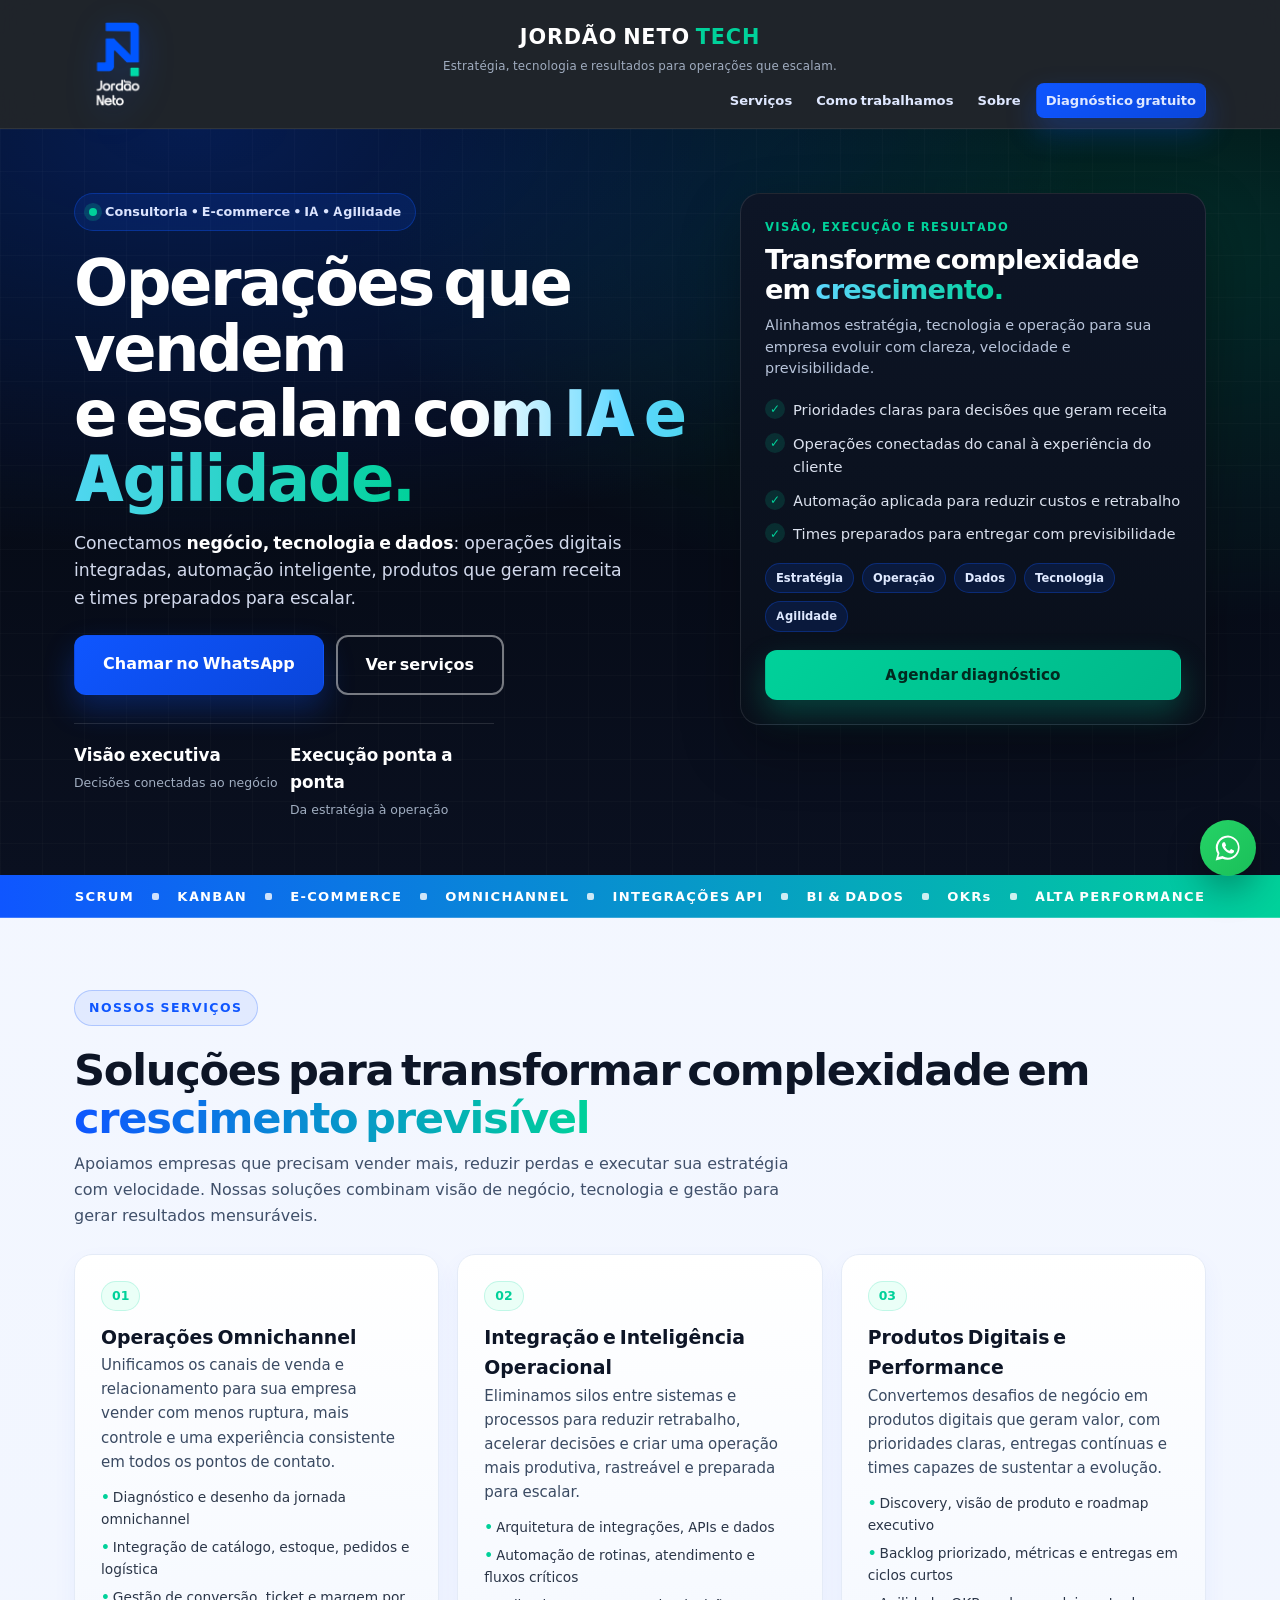
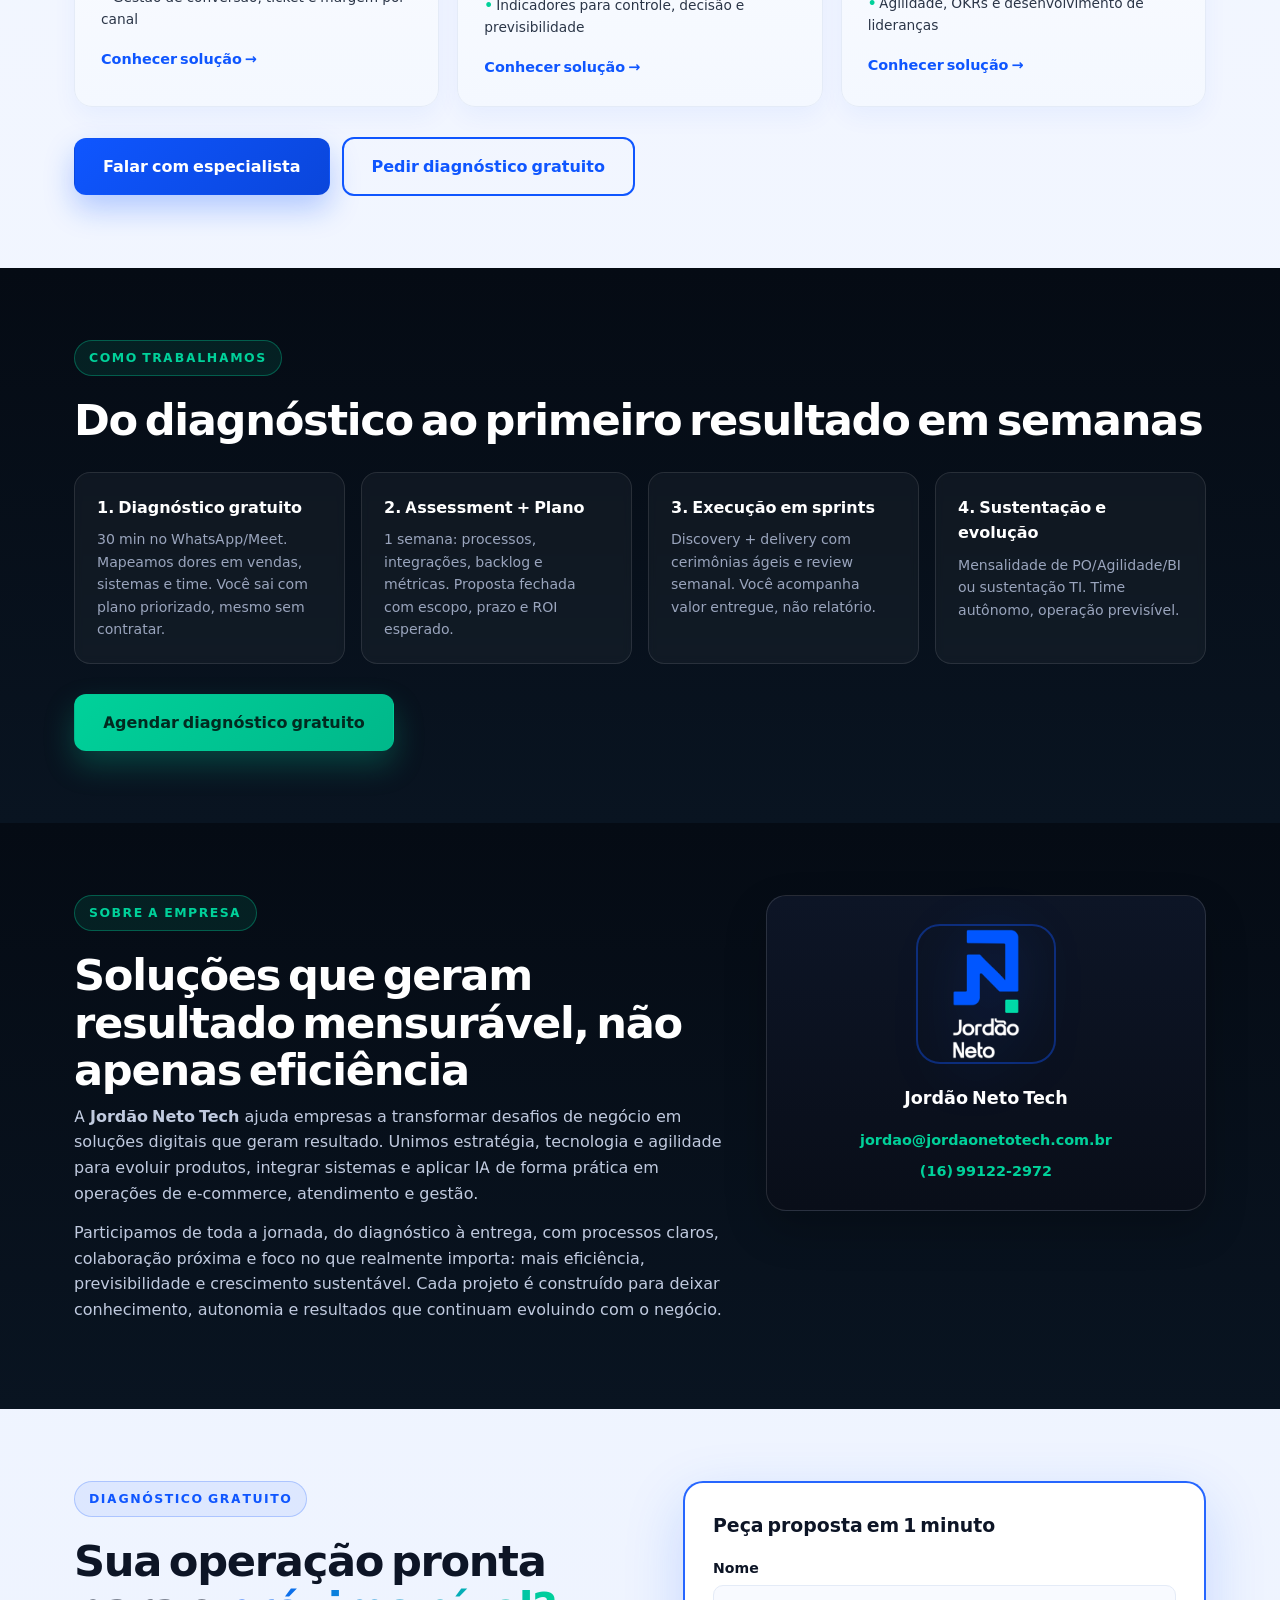
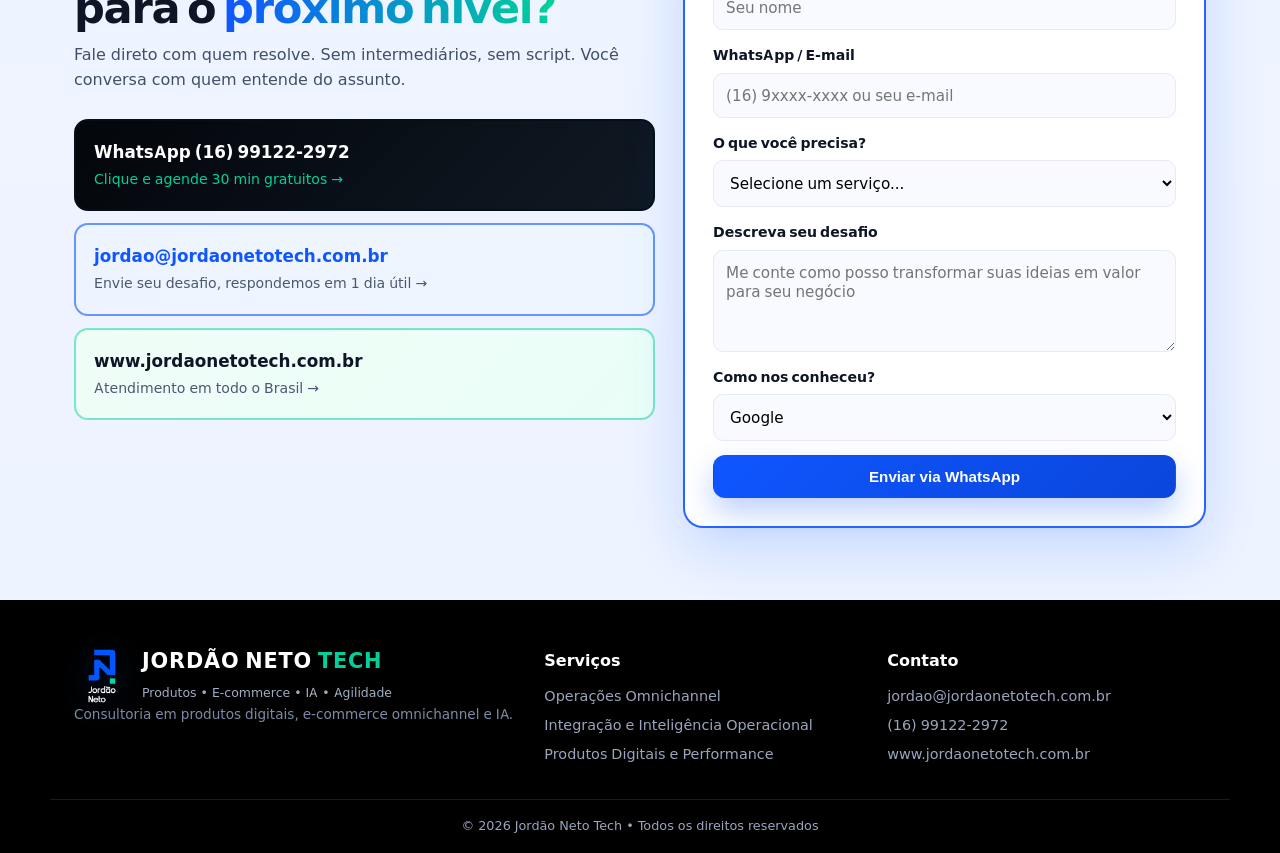
<file: index.html>
<!DOCTYPE html>
<html lang="pt-BR">
<head>
  <meta charset="UTF-8" />
  <meta name="viewport" content="width=device-width, initial-scale=1.0" />
  <title>Jordão Neto Tech — E-commerce, Integrações e IA para Empresas</title>
  <meta name="description" content="Jordão Neto Tech — Consultoria em operações digitais, integração de sistemas, automação inteligente e produtos digitais. Soluções que geram resultado mensurável." />
  <meta name="google-site-verification" content="google734bd1667b203bbe.html" />
  <meta name="theme-color" content="#000000" />
  <meta name="robots" content="index, follow" />
  <link rel="icon" href="vertical-cor-light.png" />
  <link rel="preload" href="fonts/Inter-Variable.woff2" as="font" type="font/woff2" crossorigin />
  <link rel="preload" href="vertical-cor-light.png" as="image" />
  <link rel="preload" href="styles.css" as="style" />
  <link rel="stylesheet" href="styles.css?v=20260916" />
  <script type="application/ld+json">
  {
    "@context": "https://schema.org",
    "@type": "ProfessionalService",
    "name": "Jordão Neto Tech",
    "description": "Consultoria em operações digitais, integração de sistemas, automação inteligente e produtos digitais.",
    "url": "https://www.jordaonetotech.com.br",
    "logo": "https://www.jordaonetotech.com.br/vertical-cor-light.png",
    "email": "jordao@jordaonetotech.com.br",
    "telephone": "+5516991222972",
    "areaServed": "BR",
    "serviceType": [
      "Operações Omnichannel",
      "Integração e Inteligência Operacional",
      "Produtos Digitais e Performance"
    ]
  }
  </script>
</head>
<body>
  <a class="skip-link" href="#conteudo">Pular para o conteúdo</a>
  <!-- HEADER -->
  <header class="header" id="topo">
    <div class="container header-inner">
      <a href="index.html#topo" class="brand">
        <img src="vertical-cor-light.png" alt="Jordão Neto Tech" class="brand-logo" loading="eager" fetchpriority="high" />
        <div class="brand-text">
          <strong>JORDÃO NETO <span>TECH</span></strong>
          <small class="brand-tagline">Estratégia, tecnologia e resultados para operações que escalam.</small>
        </div>
      </a>
      <nav class="nav" id="nav">
        <a href="#servicos">Serviços</a>
        <a href="#como-trabalho">Como trabalhamos</a>
        <a href="#sobre">Sobre</a>
        <a href="#contato" class="btn btn-sm btn-primary">Diagnóstico gratuito</a>
      </nav>
      <button class="menu-btn" id="menuBtn" aria-label="Abrir menu" aria-expanded="false" aria-controls="nav">☰</button>
    </div>
  </header>
  <main id="conteudo">

  <!-- HERO -->
  <section class="hero">
    <div class="container hero-grid">
      <div>
        <span class="badge"><span class="dot" aria-hidden="true"></span>Consultoria • E-commerce • IA • Agilidade</span>
        <h1>Operações que vendem<br />e escalam <span class="grad">com IA e Agilidade.</span></h1>
        <p class="lead">Conectamos <strong>negócio, tecnologia e dados</strong>: operações digitais integradas, automação inteligente, produtos que geram receita e times preparados para escalar.</p>
        <div class="hero-cta">
          <a class="btn btn-primary btn-lg" href="https://wa.me/5516991222972?text=Ol%C3%A1!%20Vim%20pelo%20site%20jordaonetotech.com.br%20e%20quero%20um%20diagn%C3%B3stico%20gratuito." target="_blank" rel="noopener">Chamar no WhatsApp</a>
          <a class="btn btn-ghost btn-lg" href="#servicos">Ver serviços</a>
        </div>
        <div class="hero-proof">
          <div><strong>Visão executiva</strong><span>Decisões conectadas ao negócio</span></div>
          <div><strong>Execução ponta a ponta</strong><span>Da estratégia à operação</span></div>
        </div>
      </div>
      <div class="hero-card">
        <div class="hero-card-intro">
          <span class="hero-card-label">Visão, execução e resultado</span>
          <h2>Transforme complexidade em <span class="hl">crescimento.</span></h2>
          <p>Alinhamos estratégia, tecnologia e operação para sua empresa evoluir com clareza, velocidade e previsibilidade.</p>
        </div>
        <ul class="check-list">
          <li>Prioridades claras para decisões que geram receita</li>
          <li>Operações conectadas do canal à experiência do cliente</li>
          <li>Automação aplicada para reduzir custos e retrabalho</li>
          <li>Times preparados para entregar com previsibilidade</li>
        </ul>
        <div class="stack">
          <span>Estratégia</span><span>Operação</span><span>Dados</span><span>Tecnologia</span><span>Agilidade</span>
        </div>
        <a class="btn btn-accent btn-block" href="https://wa.me/5516991222972?text=Ol%C3%A1!%20Vim%20pelo%20site%20jordaonetotech.com.br%20e%20quero%20um%20diagn%C3%B3stico%20gratuito." target="_blank" rel="noopener">Agendar diagnóstico</a>
      </div>
    </div>
  </section>

  <!-- MARQUEE -->
  <div class="marquee" aria-hidden="true">
    <div class="container marquee-inner">
      <span>SCRUM</span><i></i><span>KANBAN</span><i></i><span>E-COMMERCE</span><i></i><span>OMNICHANNEL</span><i></i><span>INTEGRAÇÕES API</span><i></i><span>BI & DADOS</span><i></i><span>OKRs</span><i></i><span>ALTA PERFORMANCE</span>
    </div>
  </div>

  <!-- SERVIÇOS -->
  <section class="section" id="servicos">
    <div class="container">
      <span class="tag">Nossos serviços</span>
      <h2>Soluções para transformar complexidade em <span class="hl">crescimento previsível</span></h2>
      <p class="sub">Apoiamos empresas que precisam vender mais, reduzir perdas e executar sua estratégia com velocidade. Nossas soluções combinam visão de negócio, tecnologia e gestão para gerar resultados mensuráveis.</p>

      <div class="grid-3">
        <article class="card">
          <div class="card-num">01</div>
          <h3>Operações Omnichannel</h3>
          <p>Unificamos os canais de venda e relacionamento para sua empresa vender com menos ruptura, mais controle e uma experiência consistente em todos os pontos de contato.</p>
          <ul>
            <li>Diagnóstico e desenho da jornada omnichannel</li>
            <li>Integração de catálogo, estoque, pedidos e logística</li>
            <li>Gestão de conversão, ticket e margem por canal</li>
          </ul>
          <a href="ecommerce-omnichannel.html">Conhecer solução →</a>
        </article>

        <article class="card">
          <div class="card-num">02</div>
          <h3>Integração e Inteligência Operacional</h3>
          <p>Eliminamos silos entre sistemas e processos para reduzir retrabalho, acelerar decisões e criar uma operação mais produtiva, rastreável e preparada para escalar.</p>
          <ul>
            <li>Arquitetura de integrações, APIs e dados</li>
            <li>Automação de rotinas, atendimento e fluxos críticos</li>
            <li>Indicadores para controle, decisão e previsibilidade</li>
          </ul>
          <a href="integracoes-ia.html">Conhecer solução →</a>
        </article>

        <article class="card">
          <div class="card-num">03</div>
          <h3>Produtos Digitais e Performance</h3>
          <p>Convertemos desafios de negócio em produtos digitais que geram valor, com prioridades claras, entregas contínuas e times capazes de sustentar a evolução.</p>
          <ul>
            <li>Discovery, visão de produto e roadmap executivo</li>
            <li>Backlog priorizado, métricas e entregas em ciclos curtos</li>
            <li>Agilidade, OKRs e desenvolvimento de lideranças</li>
          </ul>
          <a href="produtos-digitais.html">Conhecer solução →</a>
        </article>
      </div>

      <div class="section-cta">
        <a class="btn btn-primary btn-lg" href="https://wa.me/5516991222972?text=Ol%C3%A1!%20Vim%20pelo%20site%20jordaonetotech.com.br%20e%20quero%20um%20diagn%C3%B3stico%20gratuito." target="_blank" rel="noopener">Falar com especialista</a>
        <a class="btn btn-outline btn-lg" href="#contato">Pedir diagnóstico gratuito</a>
      </div>
    </div>
  </section>

  <!-- COMO TRABALHAMOS -->
  <section class="section dark" id="como-trabalho">
    <div class="container">
      <span class="tag green">Como trabalhamos</span>
      <h2 class="white"><span class="hl">Do diagnóstico ao primeiro resultado em semanas</span></h2>
      <div class="grid-4">
        <div class="step"><strong>1. Diagnóstico gratuito</strong><p>30 min no WhatsApp/Meet. Mapeamos dores em vendas, sistemas e time. Você sai com plano priorizado, mesmo sem contratar.</p></div>
        <div class="step"><strong>2. Assessment + Plano</strong><p>1 semana: processos, integrações, backlog e métricas. Proposta fechada com escopo, prazo e ROI esperado.</p></div>
        <div class="step"><strong>3. Execução em sprints</strong><p>Discovery + delivery com cerimônias ágeis e review semanal. Você acompanha valor entregue, não relatório.</p></div>
        <div class="step"><strong>4. Sustentação e evolução</strong><p>Mensalidade de PO/Agilidade/BI ou sustentação TI. Time autônomo, operação previsível.</p></div>
      </div>
      <div class="section-cta">
        <a class="btn btn-accent btn-lg" href="#contato">Agendar diagnóstico gratuito</a>
      </div>
    </div>
  </section>

  <!-- SOBRE -->
  <section class="section dark" id="sobre">
    <div class="container about-grid">
      <div>
        <span class="tag green">Sobre a empresa</span>
        <h2 class="white">Soluções que geram resultado mensurável, não apenas eficiência</h2>
        <p>A <strong>Jordão Neto Tech</strong> ajuda empresas a transformar desafios de negócio em soluções digitais que geram resultado. Unimos estratégia, tecnologia e agilidade para evoluir produtos, integrar sistemas e aplicar IA de forma prática em operações de e-commerce, atendimento e gestão.</p>
        <p>Participamos de toda a jornada, do diagnóstico à entrega, com processos claros, colaboração próxima e foco no que realmente importa: mais eficiência, previsibilidade e crescimento sustentável. Cada projeto é construído para deixar conhecimento, autonomia e resultados que continuam evoluindo com o negócio.</p>
      </div>
      <div class="about-card">
        <img src="vertical-cor-light.png" alt="Jordão Neto Tech" loading="lazy" />
        <strong>Jordão Neto Tech</strong>
        <div class="about-contact">
          <a href="mailto:jordao@jordaonetotech.com.br">jordao@jordaonetotech.com.br</a>
          <a href="https://wa.me/5516991222972" target="_blank" rel="noopener">(16) 99122-2972</a>
        </div>
      </div>
    </div>
  </section>

  <!-- CONTATO -->
  <section class="section" id="contato">
    <div class="container contact-grid">
      <div>
        <span class="tag">Diagnóstico gratuito</span>
        <h2>Sua operação pronta para o <span class="hl">próximo nível?</span></h2>
        <p class="sub">Fale direto com quem resolve. Sem intermediários, sem script. Você conversa com quem entende do assunto.</p>
        <div class="contact-cards">
          <a class="c-card wa" href="https://wa.me/5516991222972?text=Ol%C3%A1!%20Vim%20pelo%20site%20jordaonetotech.com.br%20e%20quero%20um%20diagn%C3%B3stico." target="_blank" rel="noopener">
            <strong>WhatsApp (16) 99122-2972</strong>
            <span>Clique e agende 30 min gratuitos →</span>
          </a>
          <a class="c-card mail" href="mailto:jordao@jordaonetotech.com.br?subject=Contato%20via%20site%20jordaonetotech.com.br">
            <strong>jordao@jordaonetotech.com.br</strong>
            <span>Envie seu desafio, respondemos em 1 dia útil →</span>
          </a>
          <div class="c-card site">
            <strong>www.jordaonetotech.com.br</strong>
            <span>Atendimento em todo o Brasil →</span>
          </div>
        </div>
      </div>
      <form class="form" id="leadForm">
        <h3>Peça proposta em 1 minuto</h3>
        <label for="f-nome">Nome<input id="f-nome" required name="nome" placeholder="Seu nome" autocomplete="name" maxlength="80" /></label>
        <label for="f-contato">WhatsApp / E-mail<input id="f-contato" required name="contato" placeholder="(16) 9xxxx-xxxx ou seu e-mail" autocomplete="tel" inputmode="tel" maxlength="120" /></label>
        <label for="f-servico">O que você precisa?
          <select id="f-servico" name="servico">
            <option value="" selected>Selecione um serviço...</option>
            <option>Operações Omnichannel</option>
            <option>Integração e Inteligência Operacional</option>
            <option>Produtos Digitais e Performance</option>
          </select>
        </label>
        <label for="f-msg">Descreva seu desafio<textarea id="f-msg" name="msg" rows="4" maxlength="1000" placeholder="Me conte como posso transformar suas ideias em valor para seu negócio"></textarea></label>
        <label for="f-origem">Como nos conheceu?
          <select id="f-origem" name="origem">
            <option>Google</option>
            <option>LinkedIn</option>
            <option>Indicação</option>
            <option>Instagram</option>
            <option>Outro</option>
          </select>
        </label>
        <button class="btn btn-primary btn-block" type="submit">Enviar via WhatsApp</button>
      </form>
    </div>
  </section>

  </main>
  <footer class="footer">
    <div class="container footer-grid">
      <div>
        <div class="brand">
          <img src="vertical-cor-light.png" alt="Jordão Neto Tech" class="brand-logo sm" loading="lazy" />
          <div class="brand-text"><strong>JORDÃO NETO <span>TECH</span></strong><small>Produtos • E-commerce • IA • Agilidade</small></div>
        </div>
        <p class="muted">Consultoria em produtos digitais, e-commerce omnichannel e IA.</p>
      </div>
      <div>
        <strong>Serviços</strong>
        <a href="ecommerce-omnichannel.html">Operações Omnichannel</a>
        <a href="integracoes-ia.html">Integração e Inteligência Operacional</a>
        <a href="produtos-digitais.html">Produtos Digitais e Performance</a>
      </div>
      <div>
        <strong>Contato</strong>
        <a href="mailto:jordao@jordaonetotech.com.br">jordao@jordaonetotech.com.br</a>
        <a href="https://wa.me/5516991222972" target="_blank" rel="noopener">(16) 99122-2972</a>
        <a href="https://www.jordaonetotech.com.br">www.jordaonetotech.com.br</a>
      </div>
    </div>
    <div class="container copy">© 2026 Jordão Neto Tech • Todos os direitos reservados</div>
  </footer>

  <a class="float-wa" href="https://wa.me/5516991222972?text=Ol%C3%A1!%20Vim%20pelo%20site." target="_blank" rel="noopener" aria-label="Conversar no WhatsApp"><svg viewBox="0 0 32 32" aria-hidden="true"><path d="M16 3C9.4 3 4 8.4 4 15c0 2.4.7 4.6 1.9 6.5L4 29l7.7-1.9c1.8 1 3.9 1.5 6 1.5h.3c6.6 0 12-5.4 12-12S22.6 3 16 3zm0 21.8c-1.8 0-3.6-.5-5.1-1.4l-.4-.2-4.6 1.1 1.2-4.5-.3-.4c-1-1.6-1.5-3.4-1.5-5.3C5.3 9.2 10.1 4.5 16 4.5S26.7 9.2 26.7 15 21.9 24.8 16 24.8zm5.5-7.4c-.3-.2-1.8-.9-2-1-.3-.1-.5-.2-.7.1-.2.3-.8 1-.9 1.2-.2.2-.3.2-.6.1-.3-.2-1.3-.5-2.4-1.5-.9-.8-1.5-1.8-1.7-2-.2-.3 0-.5.1-.6l.5-.5c.1-.2.2-.3.3-.5.1-.2 0-.4 0-.5L14.4 9c-.2-.5-.4-.4-.6-.4h-.5c-.2 0-.5.2-.7.7-.2.5-.9 2.1-.9 4.4 0 2.3 1.6 4.5 1.9 4.8.2.3 3.2 4.9 7.8 6.9 1.1.5 1.9.7 2.6.9.9.3 2 .3 2.8.2.9-.1 2.8-1.1 3.1-2.2.4-1.1.4-2 .3-2.2-.1-.2-.4-.3-.7-.5z"/></svg></a>

  <script src="script.js" defer></script>

</body>
</html>
</file>
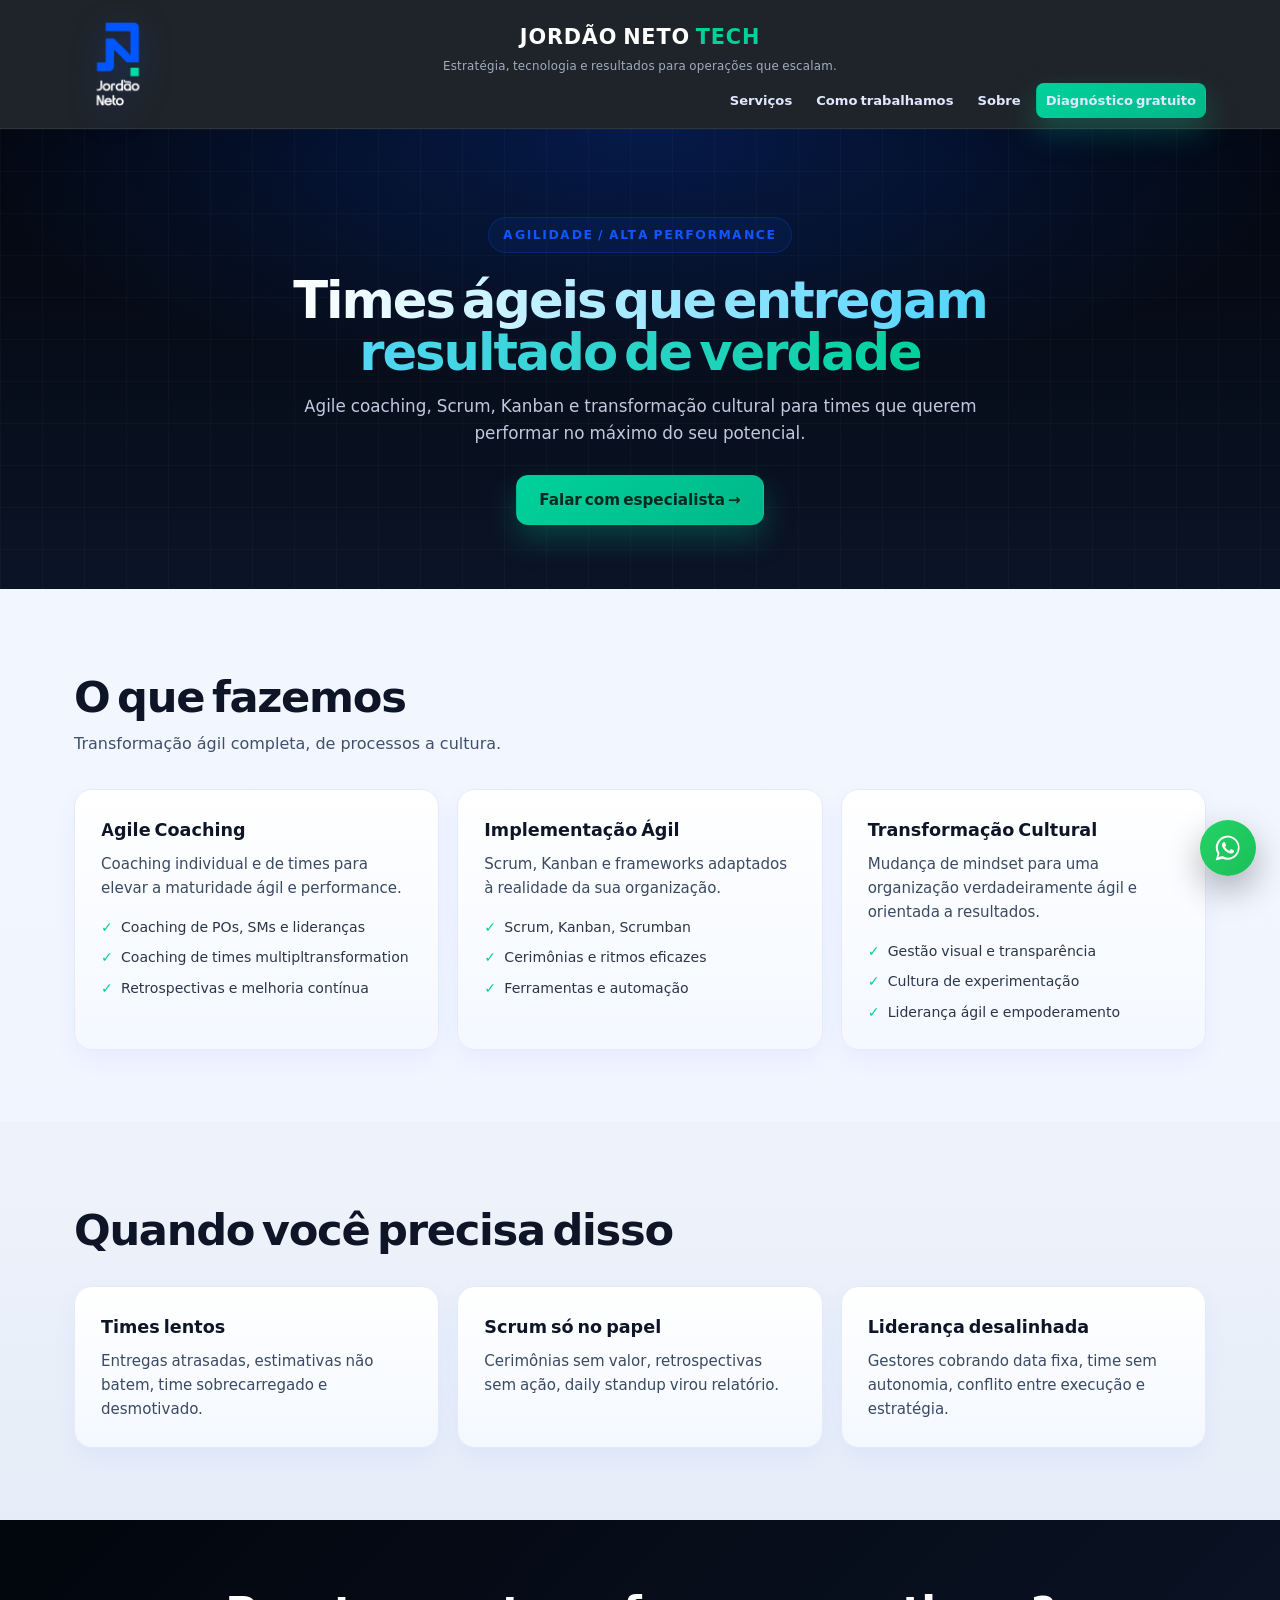
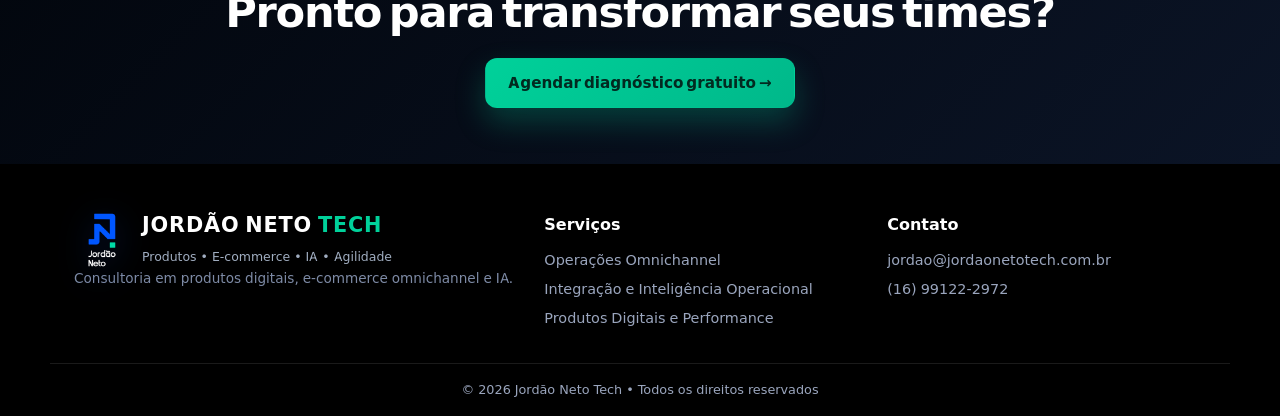
<file: agilidade-alta-performance.html>
<!DOCTYPE html>
<html lang="pt-BR">
<head>
  <meta charset="UTF-8" />
  <meta name="viewport" content="width=device-width, initial-scale=1.0" />
  <title>Agilidade e Alta Performance — Jordão Neto Tech</title>
  <meta name="description" content="Consultoria em Agile Coaching, Scrum, Kanban e alta performance. Transformação ágil, coaching de times e cultura de resultados." />
  <link rel="icon" href="vertical-cor-light.png" />
  <link rel="preload" href="fonts/Inter-Variable.woff2" as="font" type="font/woff2" crossorigin />
  <link rel="stylesheet" href="styles.css?v=20260916" />
  <script type="application/ld+json">
  {
    "@context": "https://schema.org",
    "@type": "Service",
    "name": "Agilidade e Alta Performance",
    "provider": { "@type": "ProfessionalService", "name": "Jordão Neto Tech" },
    "description": "Consultoria em Agile Coaching, Scrum, Kanban e alta performance para times.",
    "url": "https://www.jordaonetotech.com.br/agilidade-alta-performance.html"
  }
  </script>
</head>
<body>
  <header class="header" id="topo">
    <div class="container header-inner">
      <a href="index.html" class="brand">
        <img src="vertical-cor-light.png" alt="Jordão Neto Tech" class="brand-logo" />
        <div class="brand-text">
          <strong>JORDÃO NETO <span>TECH</span></strong>
          <small class="brand-tagline">Estratégia, tecnologia e resultados para operações que escalam.</small>
        </div>
      </a>
      <nav class="nav" id="nav">
        <a href="index.html#servicos">Serviços</a>
        <a href="index.html#como-trabalho">Como trabalhamos</a>
        <a href="index.html#sobre">Sobre</a>
        <a class="btn btn-accent" href="https://wa.me/5516991222972?text=Ol%C3%A1!%20Vim%20pelo%20site." target="_blank" rel="noopener">Diagnóstico gratuito</a>
      </nav>
      <button class="menu-btn" id="menuBtn" aria-label="Abrir menu" aria-expanded="false" aria-controls="nav">☰</button>
    </div>
  </header>

  <section class="lp-hero">
    <div class="container">
      <span class="tag">Agilidade / Alta Performance</span>
      <h1><span class="grad">Times ágeis que entregam resultado de verdade</span></h1>
      <p>Agile coaching, Scrum, Kanban e transformação cultural para times que querem performar no máximo do seu potencial.</p>
      <a class="btn btn-accent" href="https://wa.me/5516991222972?text=Ol%C3%A1!%20Vim%20pelo%20site%20e%20quero%20falar%20sobre%20Agilidade." target="_blank" rel="noopener">Falar com especialista →</a>
    </div>
  </section>

  <section class="lp-section">
    <div class="container">
      <h2>O que fazemos</h2>
      <p class="sub">Transformação ágil completa, de processos a cultura.</p>
      <div class="lp-grid">
        <div class="lp-card">
          <h3>Agile Coaching</h3>
          <p>Coaching individual e de times para elevar a maturidade ágil e performance.</p>
          <ul class="lp-bullets">
            <li>Coaching de POs, SMs e lideranças</li>
            <li>Coaching de times multipltransformation</li>
            <li>Retrospectivas e melhoria contínua</li>
          </ul>
        </div>
        <div class="lp-card">
          <h3>Implementação Ágil</h3>
          <p>Scrum, Kanban e frameworks adaptados à realidade da sua organização.</p>
          <ul class="lp-bullets">
            <li>Scrum, Kanban, Scrumban</li>
            <li>Cerimônias e ritmos eficazes</li>
            <li>Ferramentas e automação</li>
          </ul>
        </div>
        <div class="lp-card">
          <h3>Transformação Cultural</h3>
          <p>Mudança de mindset para uma organização verdadeiramente ágil e orientada a resultados.</p>
          <ul class="lp-bullets">
            <li>Gestão visual e transparência</li>
            <li>Cultura de experimentação</li>
            <li>Liderança ágil e empoderamento</li>
          </ul>
        </div>
      </div>
    </div>
  </section>

  <section class="lp-section dark">
    <div class="container">
      <h2>Quando você precisa disso</h2>
      <div class="lp-grid">
        <div class="lp-card">
          <h3>Times lentos</h3>
          <p>Entregas atrasadas, estimativas não batem, time sobrecarregado e desmotivado.</p>
        </div>
        <div class="lp-card">
          <h3>Scrum só no papel</h3>
          <p>Cerimônias sem valor, retrospectivas sem ação, daily standup virou relatório.</p>
        </div>
        <div class="lp-card">
          <h3>Liderança desalinhada</h3>
          <p>Gestores cobrando data fixa, time sem autonomia, conflito entre execução e estratégia.</p>
        </div>
      </div>
    </div>
  </section>

  <section class="cta-bar">
    <div class="container">
      <h2>Pronto para transformar seus times?</h2>
      <a class="btn btn-accent" href="https://wa.me/5516991222972?text=Ol%C3%A1!%20Vim%20pelo%20site%20e%20quero%20um%20diagn%C3%B3stico%20de%20Agilidade." target="_blank" rel="noopener">Agendar diagnóstico gratuito →</a>
    </div>
  </section>

  <footer class="footer">
    <div class="container footer-grid">
      <div>
        <div class="brand">
          <img src="vertical-cor-light.png" alt="Jordão Neto Tech" class="brand-logo sm" loading="lazy" />
          <div class="brand-text"><strong>JORDÃO NETO <span>TECH</span></strong><small>Produtos • E-commerce • IA • Agilidade</small></div>
        </div>
        <p class="muted">Consultoria em produtos digitais, e-commerce omnichannel e IA.</p>
      </div>
      <div>
        <strong>Serviços</strong>
        <a href="ecommerce-omnichannel.html">Operações Omnichannel</a>
        <a href="integracoes-ia.html">Integração e Inteligência Operacional</a>
        <a href="produtos-digitais.html">Produtos Digitais e Performance</a>
      </div>
      <div>
        <strong>Contato</strong>
        <a href="mailto:jordao@jordaonetotech.com.br">jordao@jordaonetotech.com.br</a>
        <a href="https://wa.me/5516991222972" target="_blank" rel="noopener">(16) 99122-2972</a>
      </div>
    </div>
    <div class="container copy">© 2026 Jordão Neto Tech • Todos os direitos reservados</div>
  </footer>

  <a class="float-wa" href="https://wa.me/5516991222972?text=Ol%C3%A1!%20Vim%20pelo%20site." target="_blank" rel="noopener" aria-label="Conversar no WhatsApp"><svg viewBox="0 0 32 32" aria-hidden="true"><path d="M16 3C9.4 3 4 8.4 4 15c0 2.4.7 4.6 1.9 6.5L4 29l7.7-1.9c1.8 1 3.9 1.5 6 1.5h.3c6.6 0 12-5.4 12-12S22.6 3 16 3zm0 21.8c-1.8 0-3.6-.5-5.1-1.4l-.4-.2-4.6 1.1 1.2-4.5-.3-.4c-1-1.6-1.5-3.4-1.5-5.3C5.3 9.2 10.1 4.5 16 4.5S26.7 9.2 26.7 15 21.9 24.8 16 24.8zm5.5-7.4c-.3-.2-1.8-.9-2-1-.3-.1-.5-.2-.7.1-.2.3-.8 1-.9 1.2-.2.2-.3.2-.6.1-.3-.2-1.3-.5-2.4-1.5-.9-.8-1.5-1.8-1.7-2-.2-.3 0-.5.1-.6l.5-.5c.1-.2.2-.3.3-.5.1-.2 0-.4 0-.5L14.4 9c-.2-.5-.4-.4-.6-.4h-.5c-.2 0-.5.2-.7.7-.2.5-.9 2.1-.9 4.4 0 2.3 1.6 4.5 1.9 4.8.2.3 3.2 4.9 7.8 6.9 1.1.5 1.9.7 2.6.9.9.3 2 .3 2.8.2.9-.1 2.8-1.1 3.1-2.2.4-1.1.4-2 .3-2.2-.1-.2-.4-.3-.7-.5z"/></svg></a>
  <script src="script.js" defer></script>
</body>
</html>
</file>
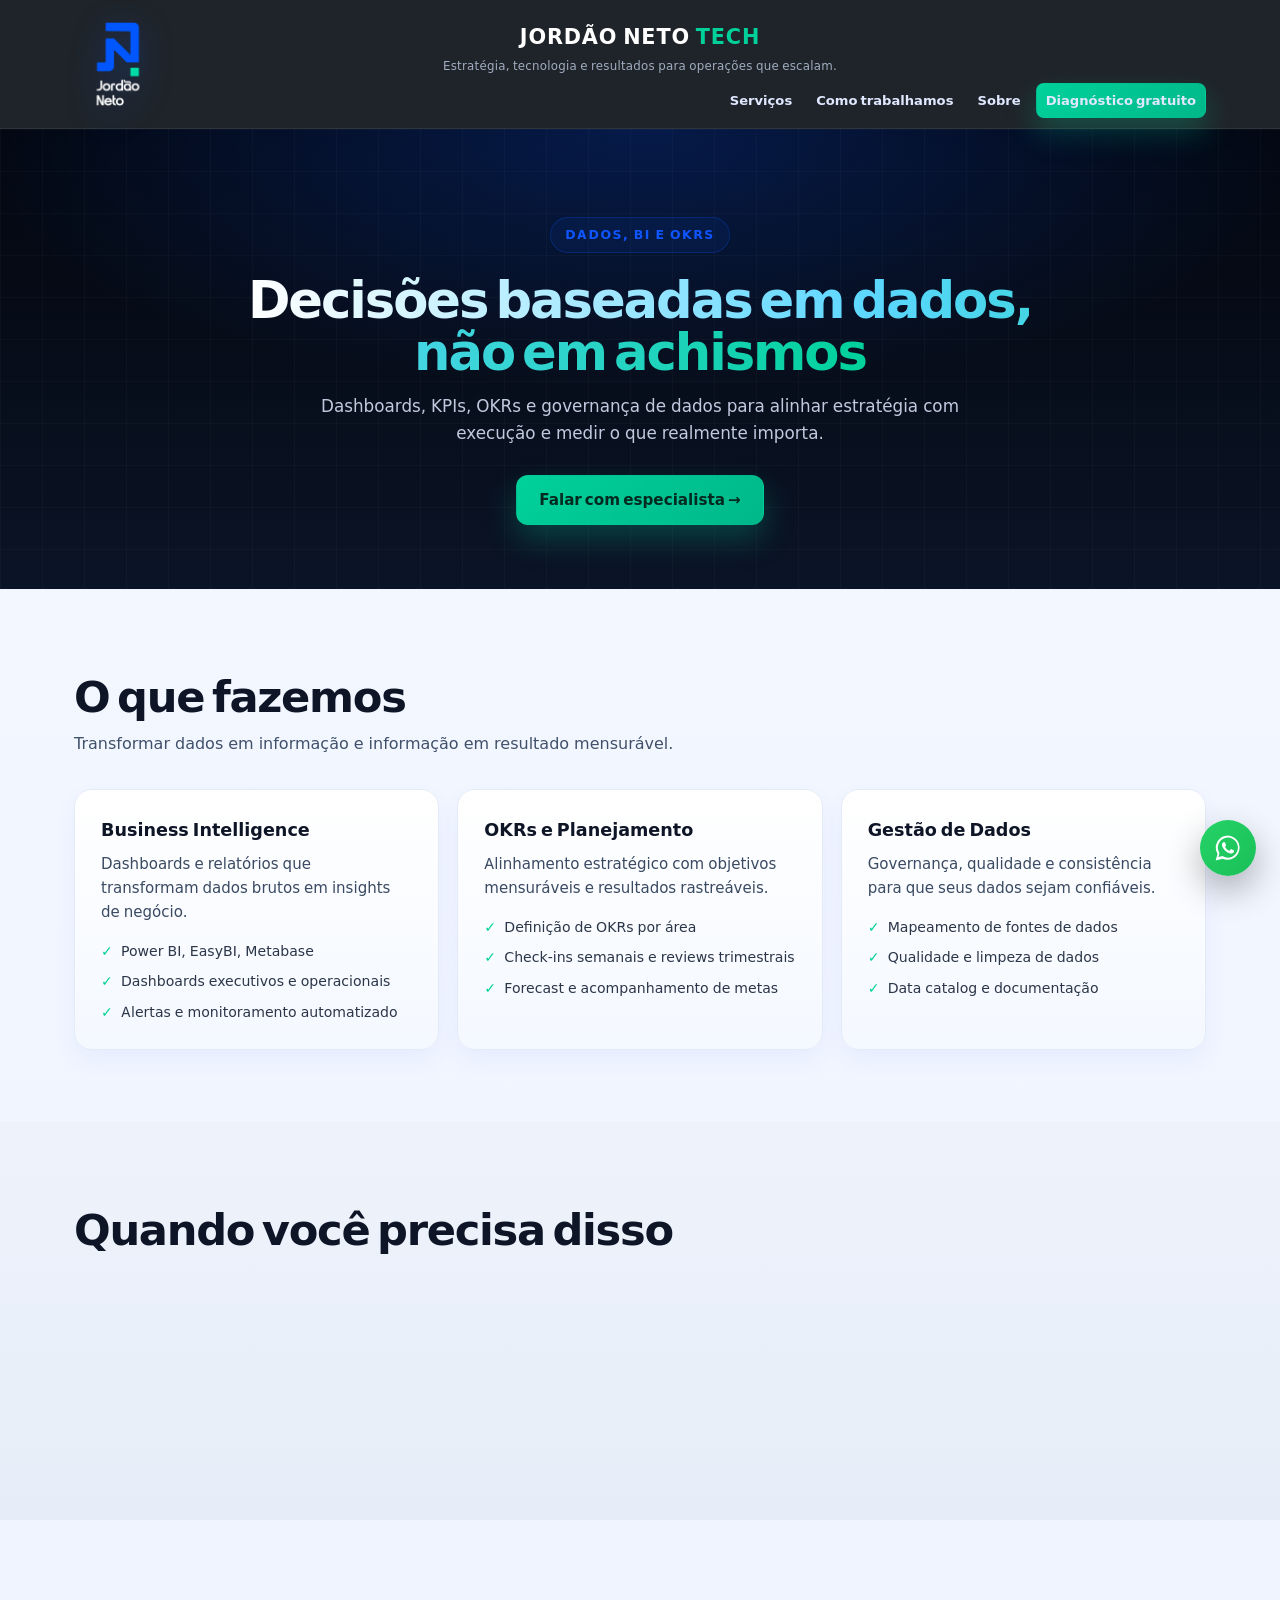
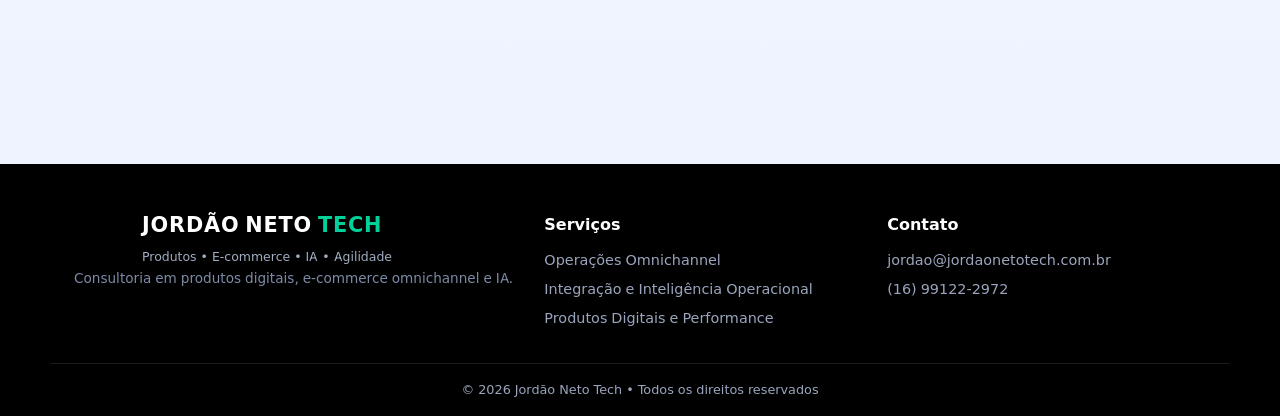
<file: dados-bi-okrs.html>
<!DOCTYPE html>
<html lang="pt-BR">
<head>
  <meta charset="UTF-8" />
  <meta name="viewport" content="width=device-width, initial-scale=1.0" />
  <title>Dados, BI e OKRs — Jordão Neto Tech</title>
  <meta name="description" content="Consultoria em Gestão de Dados, BI e OKRs. Dashboards, KPIs, alignamento estratégico e tomada de decisão baseada em dados." />
  <link rel="icon" href="vertical-cor-light.png" />
  <link rel="preload" href="fonts/Inter-Variable.woff2" as="font" type="font/woff2" crossorigin />
  <link rel="stylesheet" href="styles.css?v=20260916" />
  <script type="application/ld+json">
  {
    "@context": "https://schema.org",
    "@type": "Service",
    "name": "Dados, BI e OKRs",
    "provider": { "@type": "ProfessionalService", "name": "Jordão Neto Tech" },
    "description": "Consultoria em Gestão de Dados, BI e OKRs para decisões baseadas em dados.",
    "url": "https://www.jordaonetotech.com.br/dados-bi-okrs.html"
  }
  </script>
</head>
<body>
  <header class="header" id="topo">
    <div class="container header-inner">
      <a href="index.html" class="brand">
        <img src="vertical-cor-light.png" alt="Jordão Neto Tech" class="brand-logo" />
        <div class="brand-text">
          <strong>JORDÃO NETO <span>TECH</span></strong>
          <small class="brand-tagline">Estratégia, tecnologia e resultados para operações que escalam.</small>
        </div>
      </a>
      <nav class="nav" id="nav">
        <a href="index.html#servicos">Serviços</a>
        <a href="index.html#como-trabalho">Como trabalhamos</a>
        <a href="index.html#sobre">Sobre</a>
        <a class="btn btn-accent" href="https://wa.me/5516991222972?text=Ol%C3%A1!%20Vim%20pelo%20site." target="_blank" rel="noopener">Diagnóstico gratuito</a>
      </nav>
      <button class="menu-btn" id="menuBtn" aria-label="Abrir menu" aria-expanded="false" aria-controls="nav">☰</button>
    </div>
  </header>

  <section class="lp-hero">
    <div class="container">
      <span class="tag">Dados, BI e OKRs</span>
      <h1><span class="grad">Decisões baseadas em dados, não em achismos</span></h1>
      <p>Dashboards, KPIs, OKRs e governança de dados para alinhar estratégia com execução e medir o que realmente importa.</p>
      <a class="btn btn-accent" href="https://wa.me/5516991222972?text=Ol%C3%A1!%20Vim%20pelo%20site%20e%20quero%20falar%20sobre%20Dados%20e%20BI." target="_blank" rel="noopener">Falar com especialista →</a>
    </div>
  </section>

  <section class="lp-section">
    <div class="container">
      <h2>O que fazemos</h2>
      <p class="sub">Transformar dados em informação e informação em resultado mensurável.</p>
      <div class="lp-grid">
        <div class="lp-card">
          <h3>Business Intelligence</h3>
          <p>Dashboards e relatórios que transformam dados brutos em insights de negócio.</p>
          <ul class="lp-bullets">
            <li>Power BI, EasyBI, Metabase</li>
            <li>Dashboards executivos e operacionais</li>
            <li>Alertas e monitoramento automatizado</li>
          </ul>
        </div>
        <div class="lp-card">
          <h3>OKRs e Planejamento</h3>
          <p>Alinhamento estratégico com objetivos mensuráveis e resultados rastreáveis.</p>
          <ul class="lp-bullets">
            <li>Definição de OKRs por área</li>
            <li>Check-ins semanais e reviews trimestrais</li>
            <li>Forecast e acompanhamento de metas</li>
          </ul>
        </div>
        <div class="lp-card">
          <h3>Gestão de Dados</h3>
          <p>Governança, qualidade e consistência para que seus dados sejam confiáveis.</p>
          <ul class="lp-bullets">
            <li>Mapeamento de fontes de dados</li>
            <li>Qualidade e limpeza de dados</li>
            <li>Data catalog e documentação</li>
          </ul>
        </div>
      </div>
    </div>
  </section>

  <section class="lp-section dark">
    <div class="container">
      <h2>Quando você precisa disso</h2>
      <div class="lp-grid">
        <div class="lp-card">
          <h3>Dados dispersos</h3>
          <p>Informações em planilhas, sistemas diferentes, ninguém sabe qual é a versão da verdade.</p>
        </div>
        <div class="lp-card">
          <h3>Metas sem rastreio</h3>
          <p>OKRs definidos no início do trimestre mas ninguém acompanha o progresso.</p>
        </div>
        <div class="lp-card">
          <h3>Decisões no escuro</h3>
          <p>Estratégias definidas por intuição, sem dados para validar ou refutar hipóteses.</p>
        </div>
      </div>
    </div>
  </section>

  <section class="cta-bar">
    <div class="container">
      <h2>Pronto para colocar dados no centro da decisão?</h2>
      <a class="btn btn-accent" href="https://wa.me/5516991222972?text=Ol%C3%A1!%20Vim%20pelo%20site%20e%20quero%20um%20diagn%C3%B3stico%20de%20Dados%20e%20BI." target="_blank" rel="noopener">Agendar diagnóstico gratuito →</a>
    </div>
  </section>

  <footer class="footer">
    <div class="container footer-grid">
      <div>
        <div class="brand">
          <img src="vertical-cor-light.png" alt="Jordão Neto Tech" class="brand-logo sm" loading="lazy" />
          <div class="brand-text"><strong>JORDÃO NETO <span>TECH</span></strong><small>Produtos • E-commerce • IA • Agilidade</small></div>
        </div>
        <p class="muted">Consultoria em produtos digitais, e-commerce omnichannel e IA.</p>
      </div>
      <div>
        <strong>Serviços</strong>
        <a href="ecommerce-omnichannel.html">Operações Omnichannel</a>
        <a href="integracoes-ia.html">Integração e Inteligência Operacional</a>
        <a href="produtos-digitais.html">Produtos Digitais e Performance</a>
      </div>
      <div>
        <strong>Contato</strong>
        <a href="mailto:jordao@jordaonetotech.com.br">jordao@jordaonetotech.com.br</a>
        <a href="https://wa.me/5516991222972" target="_blank" rel="noopener">(16) 99122-2972</a>
      </div>
    </div>
    <div class="container copy">© 2026 Jordão Neto Tech • Todos os direitos reservados</div>
  </footer>

  <a class="float-wa" href="https://wa.me/5516991222972?text=Ol%C3%A1!%20Vim%20pelo%20site." target="_blank" rel="noopener" aria-label="Conversar no WhatsApp"><svg viewBox="0 0 32 32" aria-hidden="true"><path d="M16 3C9.4 3 4 8.4 4 15c0 2.4.7 4.6 1.9 6.5L4 29l7.7-1.9c1.8 1 3.9 1.5 6 1.5h.3c6.6 0 12-5.4 12-12S22.6 3 16 3zm0 21.8c-1.8 0-3.6-.5-5.1-1.4l-.4-.2-4.6 1.1 1.2-4.5-.3-.4c-1-1.6-1.5-3.4-1.5-5.3C5.3 9.2 10.1 4.5 16 4.5S26.7 9.2 26.7 15 21.9 24.8 16 24.8zm5.5-7.4c-.3-.2-1.8-.9-2-1-.3-.1-.5-.2-.7.1-.2.3-.8 1-.9 1.2-.2.2-.3.2-.6.1-.3-.2-1.3-.5-2.4-1.5-.9-.8-1.5-1.8-1.7-2-.2-.3 0-.5.1-.6l.5-.5c.1-.2.2-.3.3-.5.1-.2 0-.4 0-.5L14.4 9c-.2-.5-.4-.4-.6-.4h-.5c-.2 0-.5.2-.7.7-.2.5-.9 2.1-.9 4.4 0 2.3 1.6 4.5 1.9 4.8.2.3 3.2 4.9 7.8 6.9 1.1.5 1.9.7 2.6.9.9.3 2 .3 2.8.2.9-.1 2.8-1.1 3.1-2.2.4-1.1.4-2 .3-2.2-.1-.2-.4-.3-.7-.5z"/></svg></a>
  <script src="script.js" defer></script>
</body>
</html>
</file>
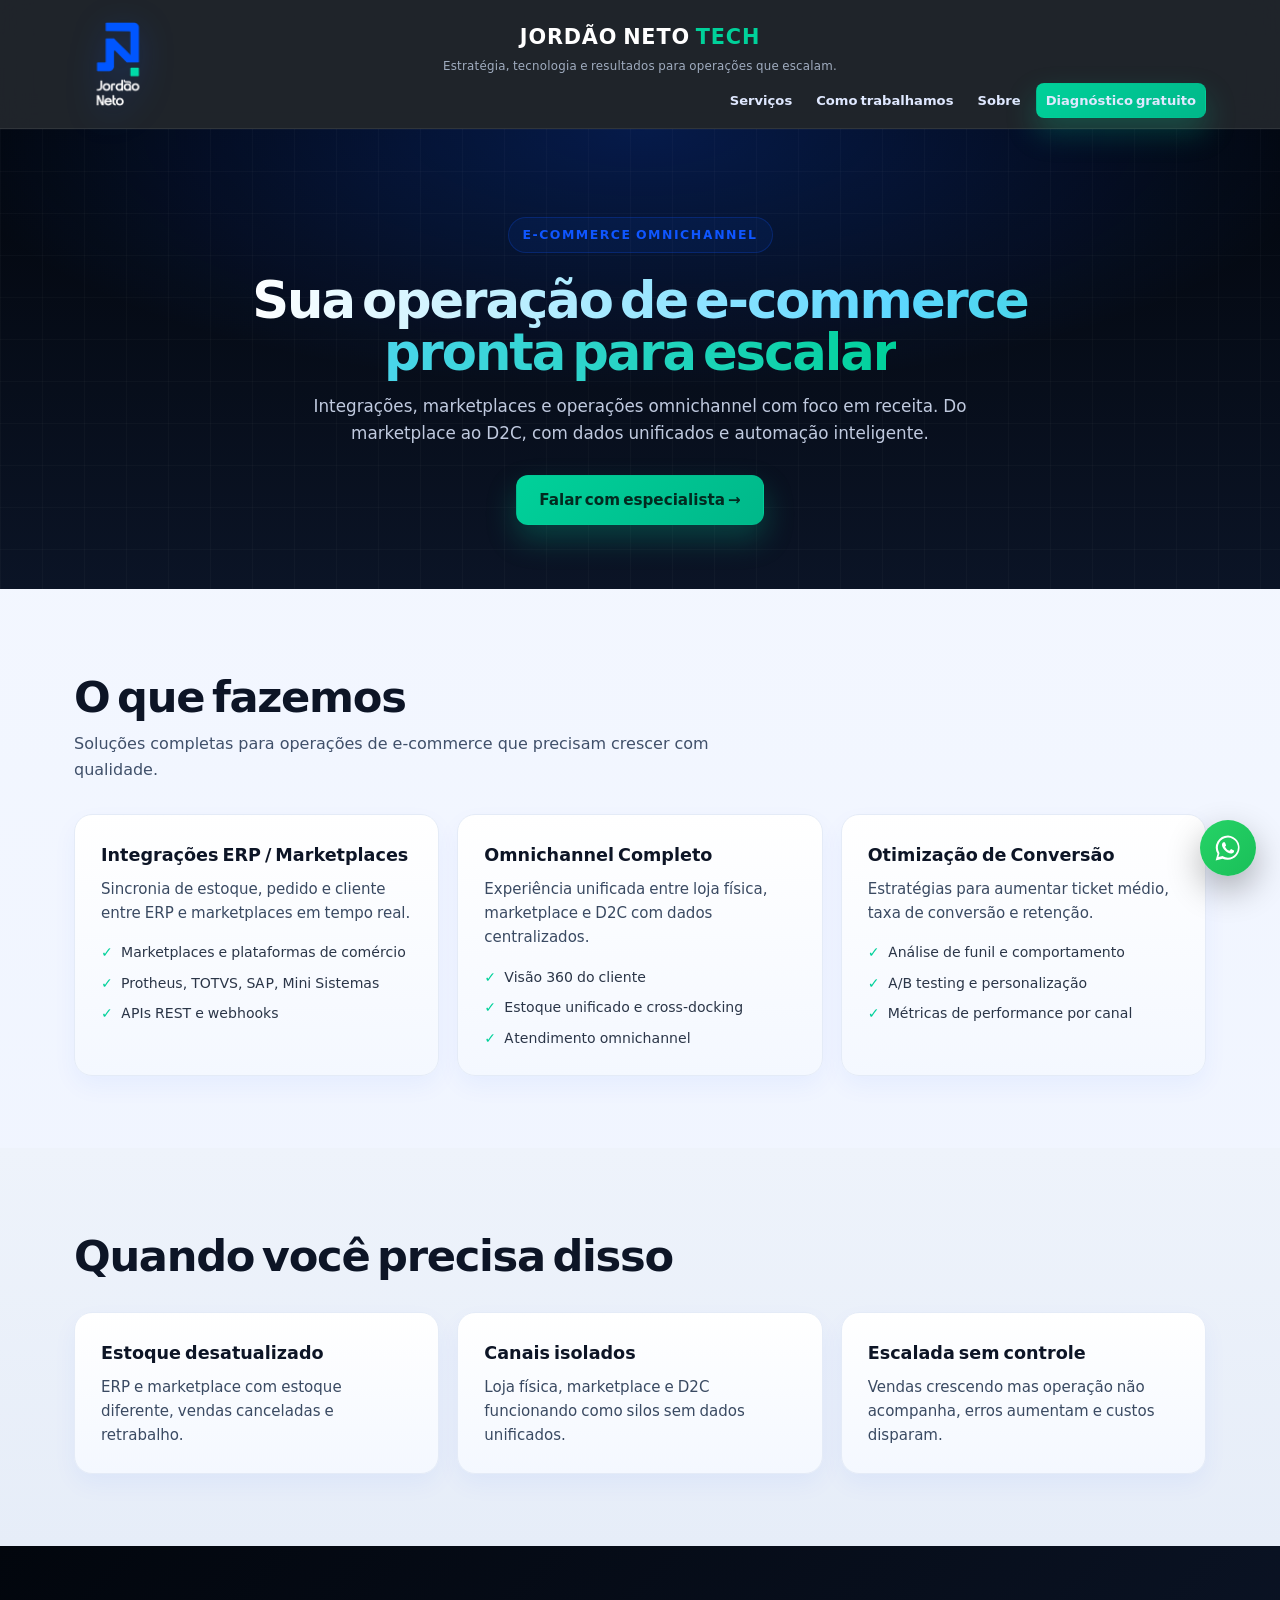
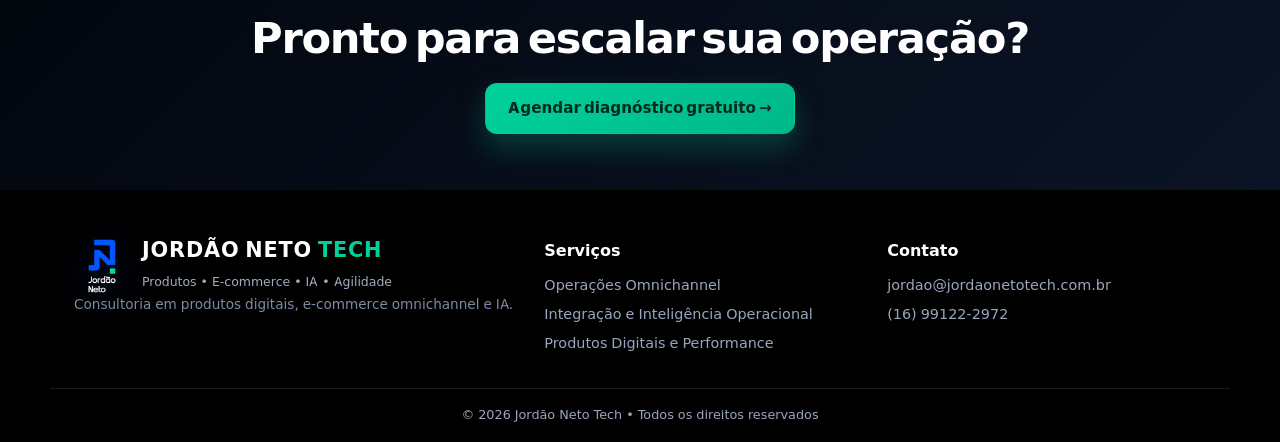
<file: ecommerce-omnichannel.html>
<!DOCTYPE html>
<html lang="pt-BR">
<head>
  <meta charset="UTF-8" />
  <meta name="viewport" content="width=device-width, initial-scale=1.0" />
  <title>E-commerce Omnichannel — Jordão Neto Tech</title>
  <meta name="description" content="Consultoria especializada em Operações Omnichannel. Integração de canais de venda, marketplaces e operações digitais que escalam." />
  <link rel="icon" href="vertical-cor-light.png" />
  <link rel="preload" href="fonts/Inter-Variable.woff2" as="font" type="font/woff2" crossorigin />
  <link rel="stylesheet" href="styles.css?v=20260916" />
  <script type="application/ld+json">
  {
    "@context": "https://schema.org",
    "@type": "Service",
    "name": "E-commerce Omnichannel",
    "provider": { "@type": "ProfessionalService", "name": "Jordão Neto Tech" },
    "description": "Consultoria em E-commerce Omnichannel com foco em integrações, marketplaces e operações que escalam.",
    "url": "https://www.jordaonetotech.com.br/ecommerce-omnichannel.html"
  }
  </script>
</head>
<body>
  <header class="header" id="topo">
    <div class="container header-inner">
      <a href="index.html" class="brand">
        <img src="vertical-cor-light.png" alt="Jordão Neto Tech" class="brand-logo" />
        <div class="brand-text">
          <strong>JORDÃO NETO <span>TECH</span></strong>
          <small class="brand-tagline">Estratégia, tecnologia e resultados para operações que escalam.</small>
        </div>
      </a>
      <nav class="nav" id="nav">
        <a href="index.html#servicos">Serviços</a>
        <a href="index.html#como-trabalho">Como trabalhamos</a>
        <a href="index.html#sobre">Sobre</a>
        <a class="btn btn-accent" href="https://wa.me/5516991222972?text=Ol%C3%A1!%20Vim%20pelo%20site." target="_blank" rel="noopener">Diagnóstico gratuito</a>
      </nav>
      <button class="menu-btn" id="menuBtn" aria-label="Abrir menu" aria-expanded="false" aria-controls="nav">☰</button>
    </div>
  </header>

  <section class="lp-hero">
    <div class="container">
      <span class="tag">E-commerce Omnichannel</span>
      <h1><span class="grad">Sua operação de e-commerce pronta para escalar</span></h1>
      <p>Integrações, marketplaces e operações omnichannel com foco em receita. Do marketplace ao D2C, com dados unificados e automação inteligente.</p>
      <a class="btn btn-accent" href="https://wa.me/5516991222972?text=Ol%C3%A1!%20Vim%20pelo%20site%20e%20quero%20falar%20sobre%20E-commerce." target="_blank" rel="noopener">Falar com especialista →</a>
    </div>
  </section>

  <section class="lp-section">
    <div class="container">
      <h2>O que fazemos</h2>
      <p class="sub">Soluções completas para operações de e-commerce que precisam crescer com qualidade.</p>
      <div class="lp-grid">
        <div class="lp-card">
          <h3>Integrações ERP / Marketplaces</h3>
          <p>Sincronia de estoque, pedido e cliente entre ERP e marketplaces em tempo real.</p>
          <ul class="lp-bullets">
            <li>Marketplaces e plataformas de comércio</li>
            <li>Protheus, TOTVS, SAP, Mini Sistemas</li>
            <li>APIs REST e webhooks</li>
          </ul>
        </div>
        <div class="lp-card">
          <h3>Omnichannel Completo</h3>
          <p>Experiência unificada entre loja física, marketplace e D2C com dados centralizados.</p>
          <ul class="lp-bullets">
            <li>Visão 360 do cliente</li>
            <li>Estoque unificado e cross-docking</li>
            <li>Atendimento omnichannel</li>
          </ul>
        </div>
        <div class="lp-card">
          <h3>Otimização de Conversão</h3>
          <p>Estratégias para aumentar ticket médio, taxa de conversão e retenção.</p>
          <ul class="lp-bullets">
            <li>Análise de funil e comportamento</li>
            <li>A/B testing e personalização</li>
            <li>Métricas de performance por canal</li>
          </ul>
        </div>
      </div>
    </div>
  </section>

  <section class="lp-section dark">
    <div class="container">
      <h2>Quando você precisa disso</h2>
      <div class="lp-grid">
        <div class="lp-card">
          <h3>Estoque desatualizado</h3>
          <p>ERP e marketplace com estoque diferente, vendas canceladas e retrabalho.</p>
        </div>
        <div class="lp-card">
          <h3>Canais isolados</h3>
          <p>Loja física, marketplace e D2C funcionando como silos sem dados unificados.</p>
        </div>
        <div class="lp-card">
          <h3>Escalada sem controle</h3>
          <p>Vendas crescendo mas operação não acompanha, erros aumentam e custos disparam.</p>
        </div>
      </div>
    </div>
  </section>

  <section class="cta-bar">
    <div class="container">
      <h2>Pronto para escalar sua operação?</h2>
      <a class="btn btn-accent" href="https://wa.me/5516991222972?text=Ol%C3%A1!%20Vim%20pelo%20site%20e%20quero%20um%20diagn%C3%B3stico%20de%20E-commerce." target="_blank" rel="noopener">Agendar diagnóstico gratuito →</a>
    </div>
  </section>

  <footer class="footer">
    <div class="container footer-grid">
      <div>
        <div class="brand">
          <img src="vertical-cor-light.png" alt="Jordão Neto Tech" class="brand-logo sm" loading="lazy" />
          <div class="brand-text"><strong>JORDÃO NETO <span>TECH</span></strong><small>Produtos • E-commerce • IA • Agilidade</small></div>
        </div>
        <p class="muted">Consultoria em produtos digitais, e-commerce omnichannel e IA.</p>
      </div>
      <div>
        <strong>Serviços</strong>
        <a href="ecommerce-omnichannel.html">Operações Omnichannel</a>
        <a href="integracoes-ia.html">Integração e Inteligência Operacional</a>
        <a href="produtos-digitais.html">Produtos Digitais e Performance</a>
      </div>
      <div>
        <strong>Contato</strong>
        <a href="mailto:jordao@jordaonetotech.com.br">jordao@jordaonetotech.com.br</a>
        <a href="https://wa.me/5516991222972" target="_blank" rel="noopener">(16) 99122-2972</a>
      </div>
    </div>
    <div class="container copy">© 2026 Jordão Neto Tech • Todos os direitos reservados</div>
  </footer>

  <a class="float-wa" href="https://wa.me/5516991222972?text=Ol%C3%A1!%20Vim%20pelo%20site." target="_blank" rel="noopener" aria-label="Conversar no WhatsApp"><svg viewBox="0 0 32 32" aria-hidden="true"><path d="M16 3C9.4 3 4 8.4 4 15c0 2.4.7 4.6 1.9 6.5L4 29l7.7-1.9c1.8 1 3.9 1.5 6 1.5h.3c6.6 0 12-5.4 12-12S22.6 3 16 3zm0 21.8c-1.8 0-3.6-.5-5.1-1.4l-.4-.2-4.6 1.1 1.2-4.5-.3-.4c-1-1.6-1.5-3.4-1.5-5.3C5.3 9.2 10.1 4.5 16 4.5S26.7 9.2 26.7 15 21.9 24.8 16 24.8zm5.5-7.4c-.3-.2-1.8-.9-2-1-.3-.1-.5-.2-.7.1-.2.3-.8 1-.9 1.2-.2.2-.3.2-.6.1-.3-.2-1.3-.5-2.4-1.5-.9-.8-1.5-1.8-1.7-2-.2-.3 0-.5.1-.6l.5-.5c.1-.2.2-.3.3-.5.1-.2 0-.4 0-.5L14.4 9c-.2-.5-.4-.4-.6-.4h-.5c-.2 0-.5.2-.7.7-.2.5-.9 2.1-.9 4.4 0 2.3 1.6 4.5 1.9 4.8.2.3 3.2 4.9 7.8 6.9 1.1.5 1.9.7 2.6.9.9.3 2 .3 2.8.2.9-.1 2.8-1.1 3.1-2.2.4-1.1.4-2 .3-2.2-.1-.2-.4-.3-.7-.5z"/></svg></a>
  <script src="script.js" defer></script>
</body>
</html>
</file>
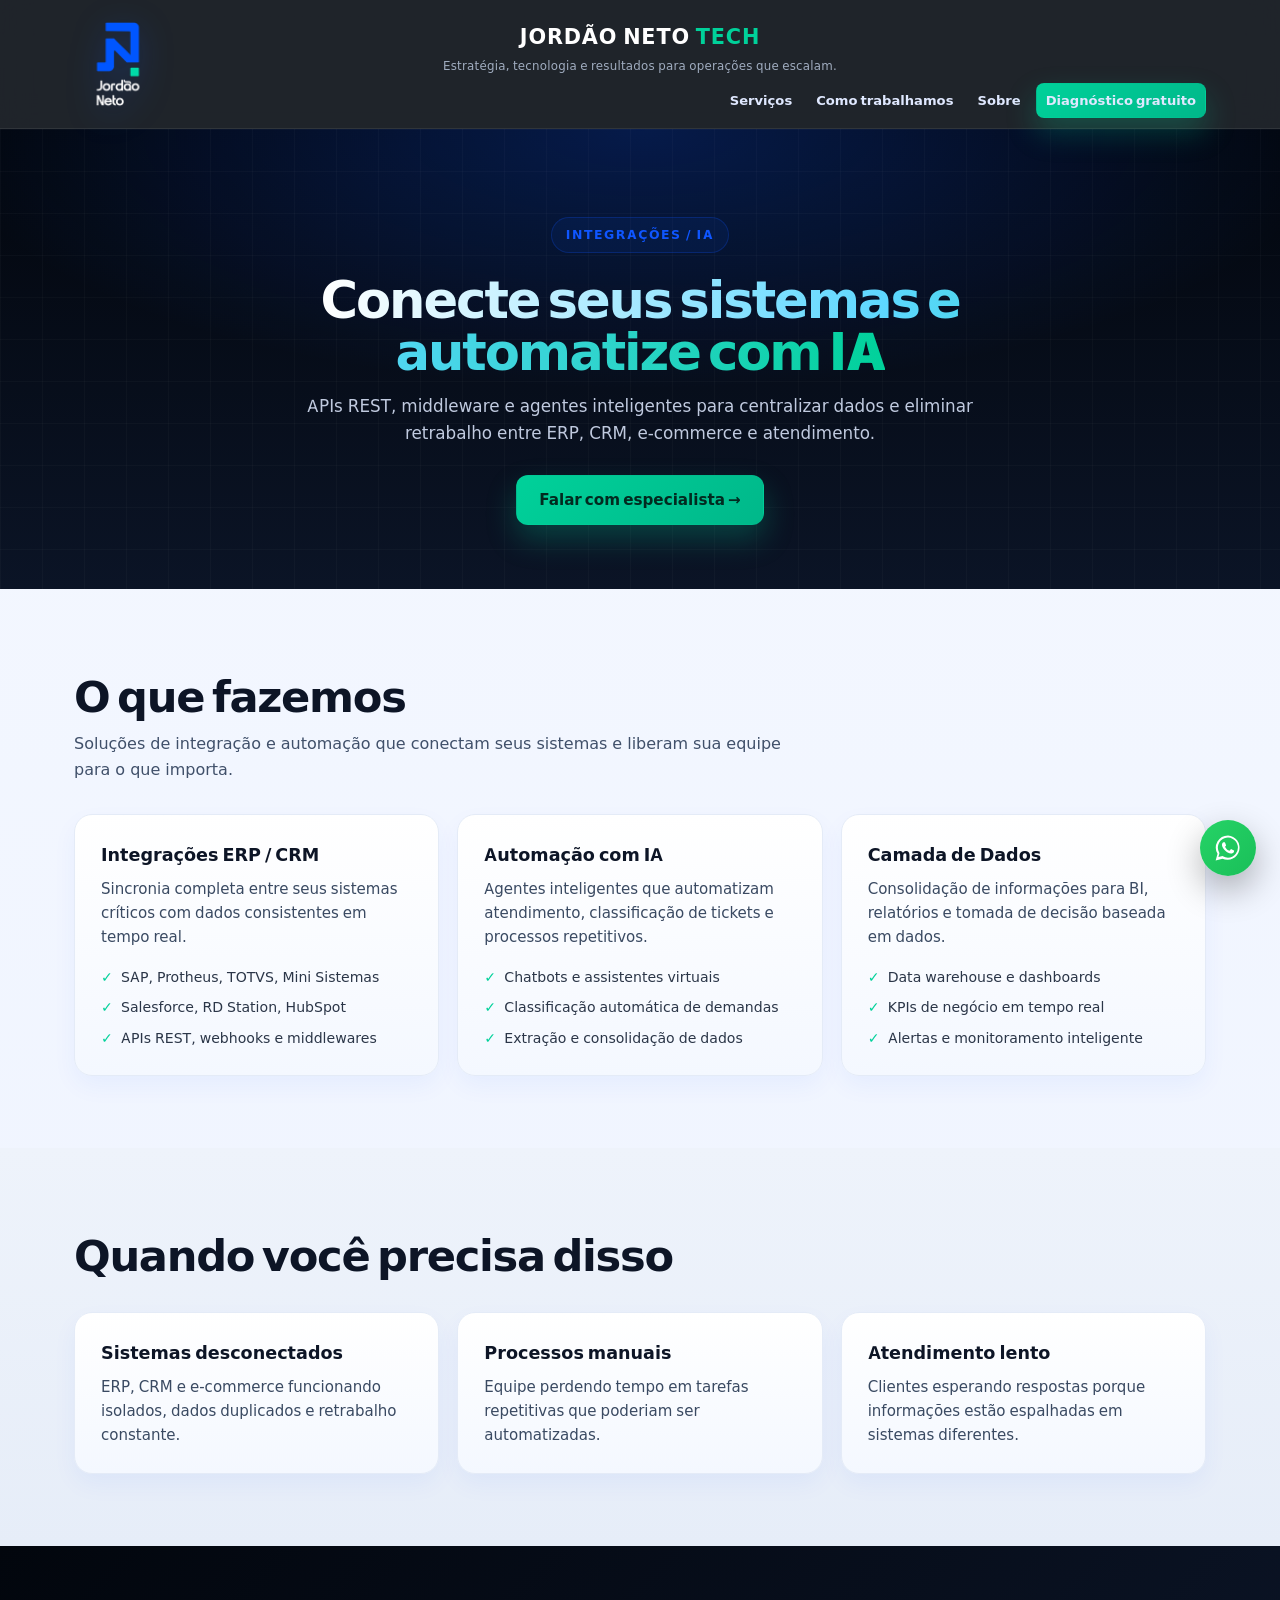
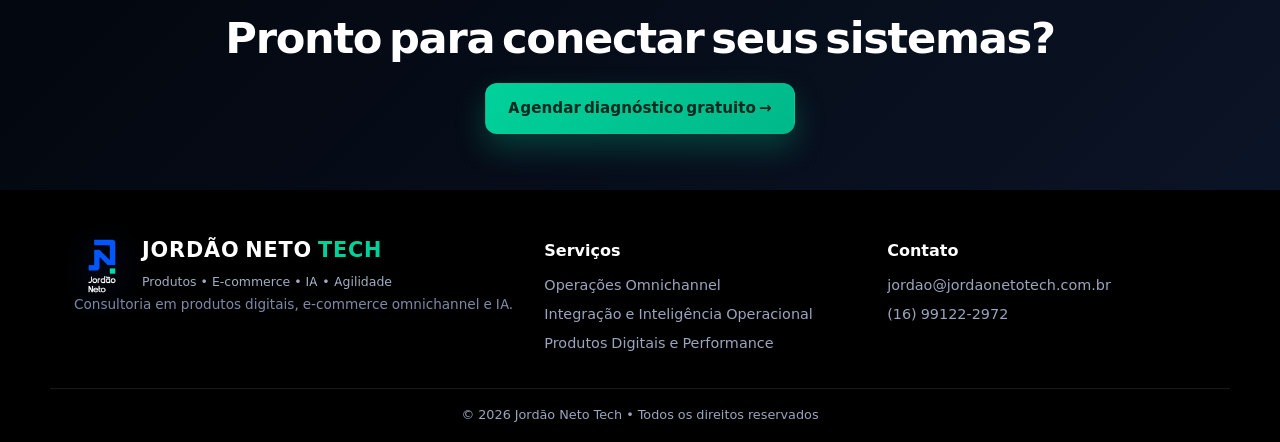
<file: integracoes-ia.html>
<!DOCTYPE html>
<html lang="pt-BR">
<head>
  <meta charset="UTF-8" />
  <meta name="viewport" content="width=device-width, initial-scale=1.0" />
  <title>Integrações e Automação com IA — Jordão Neto Tech</title>
  <meta name="description" content="Consultoria em Integrações ERP/CRM e Automação com IA. APIs REST, middleware, dados centralizados e agentes inteligentes para escalar operações." />
  <link rel="icon" href="vertical-cor-light.png" />
  <link rel="preload" href="fonts/Inter-Variable.woff2" as="font" type="font/woff2" crossorigin />
  <link rel="stylesheet" href="styles.css?v=20260916" />
  <script type="application/ld+json">
  {
    "@context": "https://schema.org",
    "@type": "Service",
    "name": "Integrações e Automação com IA",
    "provider": { "@type": "ProfessionalService", "name": "Jordão Neto Tech" },
    "description": "Integrações ERP/CRM via APIs e automação com IA para operações que escalam.",
    "url": "https://www.jordaonetotech.com.br/integracoes-ia.html"
  }
  </script>
</head>
<body>
  <header class="header" id="topo">
    <div class="container header-inner">
      <a href="index.html" class="brand">
        <img src="vertical-cor-light.png" alt="Jordão Neto Tech" class="brand-logo" />
        <div class="brand-text">
          <strong>JORDÃO NETO <span>TECH</span></strong>
          <small class="brand-tagline">Estratégia, tecnologia e resultados para operações que escalam.</small>
        </div>
      </a>
      <nav class="nav" id="nav">
        <a href="index.html#servicos">Serviços</a>
        <a href="index.html#como-trabalho">Como trabalhamos</a>
        <a href="index.html#sobre">Sobre</a>
        <a class="btn btn-accent" href="https://wa.me/5516991222972?text=Ol%C3%A1!%20Vim%20pelo%20site." target="_blank" rel="noopener">Diagnóstico gratuito</a>
      </nav>
      <button class="menu-btn" id="menuBtn" aria-label="Abrir menu" aria-expanded="false" aria-controls="nav">☰</button>
    </div>
  </header>

  <section class="lp-hero">
    <div class="container">
      <span class="tag">Integrações / IA</span>
      <h1><span class="grad">Conecte seus sistemas e automatize com IA</span></h1>
      <p>APIs REST, middleware e agentes inteligentes para centralizar dados e eliminar retrabalho entre ERP, CRM, e-commerce e atendimento.</p>
      <a class="btn btn-accent" href="https://wa.me/5516991222972?text=Ol%C3%A1!%20Vim%20pelo%20site%20e%20quero%20falar%20sobre%20Integra%C3%A7%C3%B5es." target="_blank" rel="noopener">Falar com especialista →</a>
    </div>
  </section>

  <section class="lp-section">
    <div class="container">
      <h2>O que fazemos</h2>
      <p class="sub">Soluções de integração e automação que conectam seus sistemas e liberam sua equipe para o que importa.</p>
      <div class="lp-grid">
        <div class="lp-card">
          <h3>Integrações ERP / CRM</h3>
          <p>Sincronia completa entre seus sistemas críticos com dados consistentes em tempo real.</p>
          <ul class="lp-bullets">
            <li>SAP, Protheus, TOTVS, Mini Sistemas</li>
            <li>Salesforce, RD Station, HubSpot</li>
            <li>APIs REST, webhooks e middlewares</li>
          </ul>
        </div>
        <div class="lp-card">
          <h3>Automação com IA</h3>
          <p>Agentes inteligentes que automatizam atendimento, classificação de tickets e processos repetitivos.</p>
          <ul class="lp-bullets">
            <li>Chatbots e assistentes virtuais</li>
            <li>Classificação automática de demandas</li>
            <li>Extração e consolidação de dados</li>
          </ul>
        </div>
        <div class="lp-card">
          <h3>Camada de Dados</h3>
          <p>Consolidação de informações para BI, relatórios e tomada de decisão baseada em dados.</p>
          <ul class="lp-bullets">
            <li>Data warehouse e dashboards</li>
            <li>KPIs de negócio em tempo real</li>
            <li>Alertas e monitoramento inteligente</li>
          </ul>
        </div>
      </div>
    </div>
  </section>

  <section class="lp-section dark">
    <div class="container">
      <h2>Quando você precisa disso</h2>
      <div class="lp-grid">
        <div class="lp-card">
          <h3>Sistemas desconectados</h3>
          <p>ERP, CRM e e-commerce funcionando isolados, dados duplicados e retrabalho constante.</p>
        </div>
        <div class="lp-card">
          <h3>Processos manuais</h3>
          <p>Equipe perdendo tempo em tarefas repetitivas que poderiam ser automatizadas.</p>
        </div>
        <div class="lp-card">
          <h3>Atendimento lento</h3>
          <p>Clientes esperando respostas porque informações estão espalhadas em sistemas diferentes.</p>
        </div>
      </div>
    </div>
  </section>

  <section class="cta-bar">
    <div class="container">
      <h2>Pronto para conectar seus sistemas?</h2>
      <a class="btn btn-accent" href="https://wa.me/5516991222972?text=Ol%C3%A1!%20Vim%20pelo%20site%20e%20quero%20um%20diagn%C3%B3stico%20de%20Integra%C3%A7%C3%B5es." target="_blank" rel="noopener">Agendar diagnóstico gratuito →</a>
    </div>
  </section>

  <footer class="footer">
    <div class="container footer-grid">
      <div>
        <div class="brand">
          <img src="vertical-cor-light.png" alt="Jordão Neto Tech" class="brand-logo sm" loading="lazy" />
          <div class="brand-text"><strong>JORDÃO NETO <span>TECH</span></strong><small>Produtos • E-commerce • IA • Agilidade</small></div>
        </div>
        <p class="muted">Consultoria em produtos digitais, e-commerce omnichannel e IA.</p>
      </div>
      <div>
        <strong>Serviços</strong>
        <a href="ecommerce-omnichannel.html">Operações Omnichannel</a>
        <a href="integracoes-ia.html">Integração e Inteligência Operacional</a>
        <a href="produtos-digitais.html">Produtos Digitais e Performance</a>
      </div>
      <div>
        <strong>Contato</strong>
        <a href="mailto:jordao@jordaonetotech.com.br">jordao@jordaonetotech.com.br</a>
        <a href="https://wa.me/5516991222972" target="_blank" rel="noopener">(16) 99122-2972</a>
      </div>
    </div>
    <div class="container copy">© 2026 Jordão Neto Tech • Todos os direitos reservados</div>
  </footer>

  <a class="float-wa" href="https://wa.me/5516991222972?text=Ol%C3%A1!%20Vim%20pelo%20site." target="_blank" rel="noopener" aria-label="Conversar no WhatsApp"><svg viewBox="0 0 32 32" aria-hidden="true"><path d="M16 3C9.4 3 4 8.4 4 15c0 2.4.7 4.6 1.9 6.5L4 29l7.7-1.9c1.8 1 3.9 1.5 6 1.5h.3c6.6 0 12-5.4 12-12S22.6 3 16 3zm0 21.8c-1.8 0-3.6-.5-5.1-1.4l-.4-.2-4.6 1.1 1.2-4.5-.3-.4c-1-1.6-1.5-3.4-1.5-5.3C5.3 9.2 10.1 4.5 16 4.5S26.7 9.2 26.7 15 21.9 24.8 16 24.8zm5.5-7.4c-.3-.2-1.8-.9-2-1-.3-.1-.5-.2-.7.1-.2.3-.8 1-.9 1.2-.2.2-.3.2-.6.1-.3-.2-1.3-.5-2.4-1.5-.9-.8-1.5-1.8-1.7-2-.2-.3 0-.5.1-.6l.5-.5c.1-.2.2-.3.3-.5.1-.2 0-.4 0-.5L14.4 9c-.2-.5-.4-.4-.6-.4h-.5c-.2 0-.5.2-.7.7-.2.5-.9 2.1-.9 4.4 0 2.3 1.6 4.5 1.9 4.8.2.3 3.2 4.9 7.8 6.9 1.1.5 1.9.7 2.6.9.9.3 2 .3 2.8.2.9-.1 2.8-1.1 3.1-2.2.4-1.1.4-2 .3-2.2-.1-.2-.4-.3-.7-.5z"/></svg></a>
  <script src="script.js" defer></script>
</body>
</html>
</file>
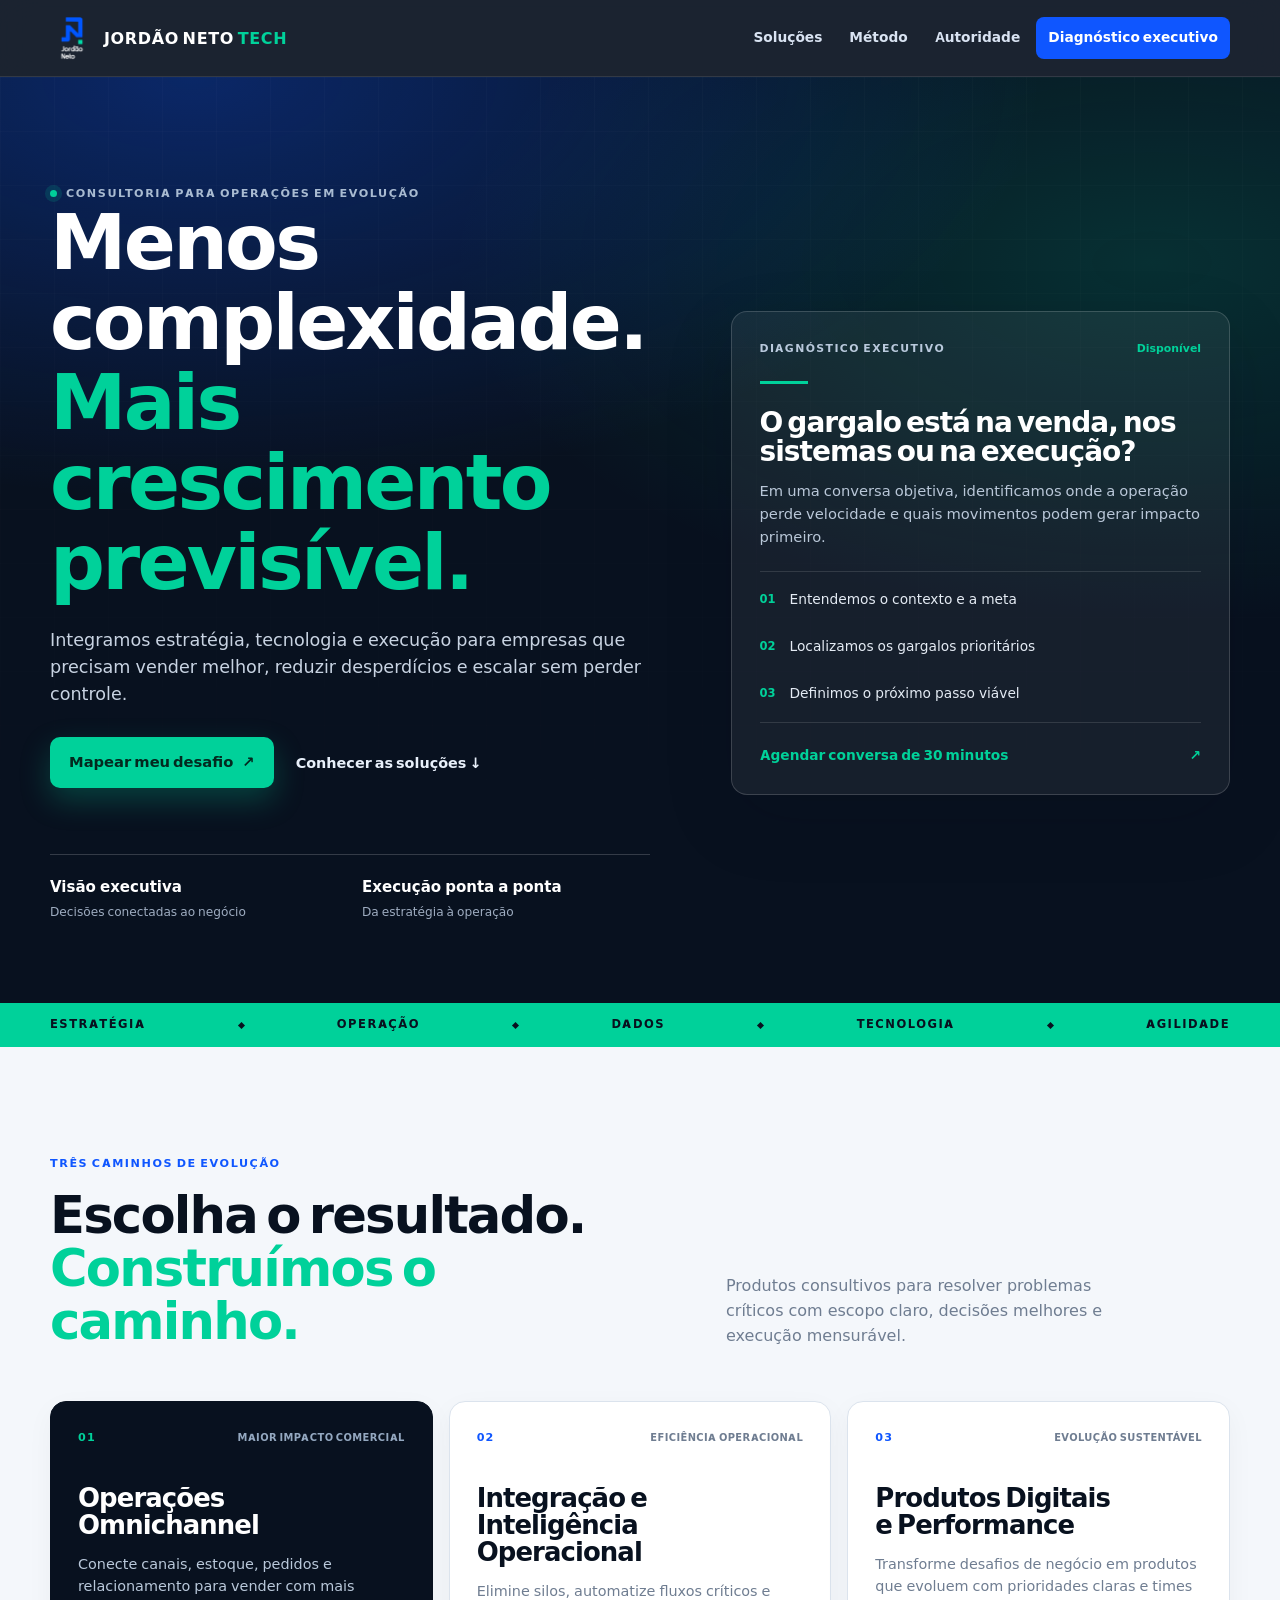
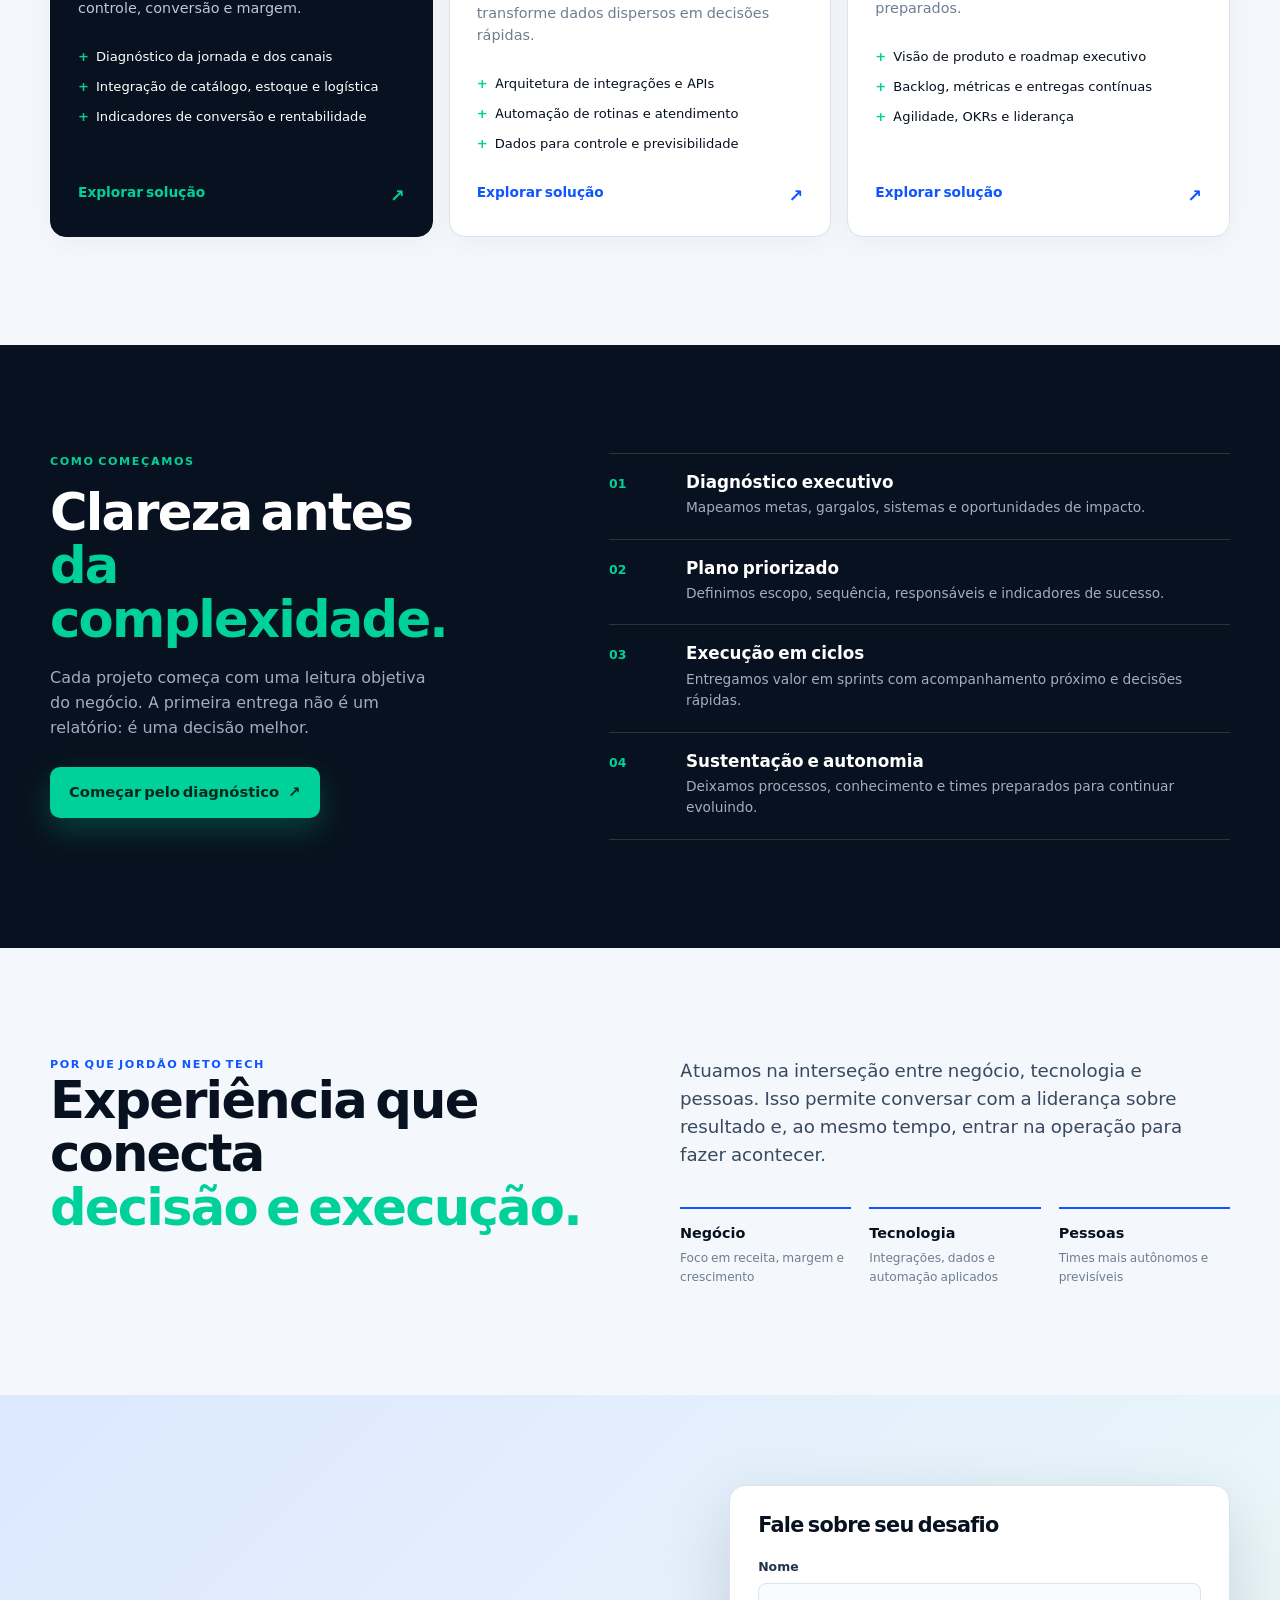
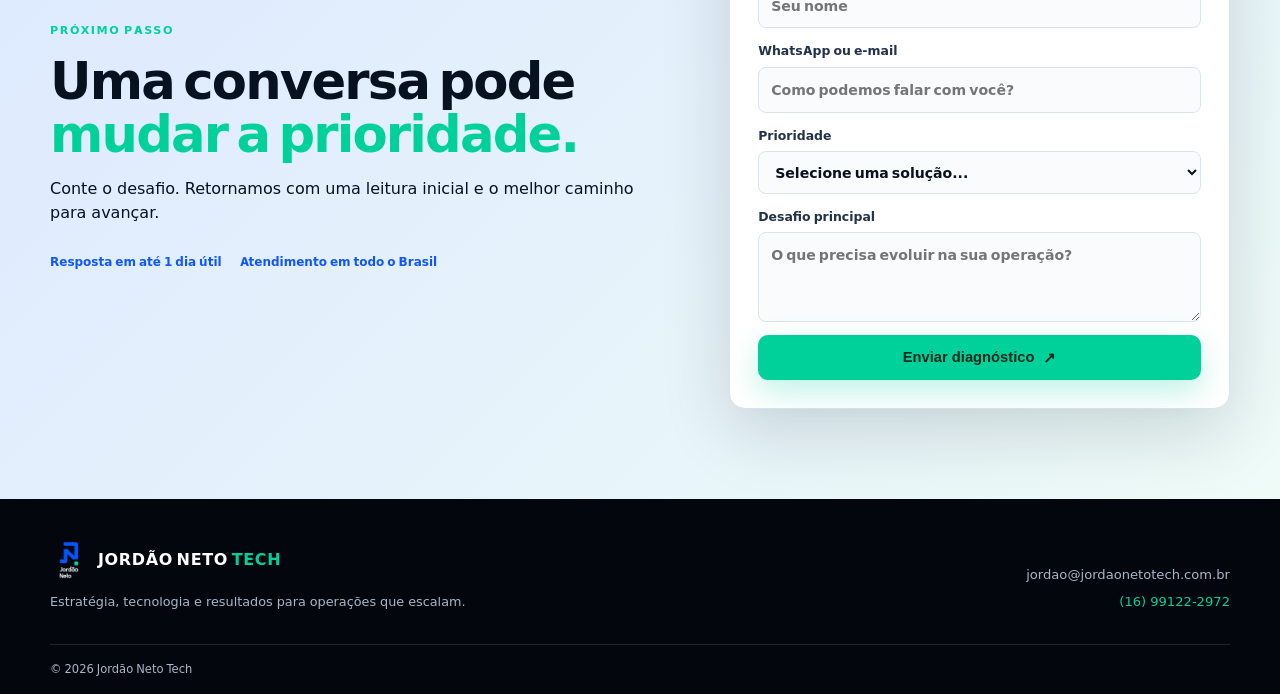
<file: nova-versao.html>
<!DOCTYPE html>
<html lang="pt-BR">
<head>
  <meta charset="UTF-8" />
  <meta name="viewport" content="width=device-width, initial-scale=1.0" />
  <title>Jordão Neto Tech | Operações digitais com crescimento previsível</title>
  <meta name="description" content="Consultoria para integrar operações digitais, reduzir desperdícios e transformar estratégia em crescimento previsível." />
  <meta name="theme-color" content="#08111f" />
  <meta name="robots" content="noindex, nofollow" />
  <link rel="icon" href="vertical-cor-light.png" />
  <link rel="preload" href="fonts/Inter-Variable.woff2" as="font" type="font/woff2" crossorigin />
  <link rel="stylesheet" href="nova-versao.css?v=20260916" />
</head>
<body>
  <a class="skip-link" href="#conteudo">Pular para o conteúdo</a>
  <header class="site-header">
    <div class="shell header-inner">
      <a class="brand" href="nova-versao.html" aria-label="Jordão Neto Tech, início">
        <img src="vertical-cor-light.png" alt="" width="44" height="44" />
        <span>JORDÃO NETO <b>TECH</b></span>
      </a>
      <nav class="nav" id="nav" aria-label="Navegação principal">
        <a href="#solucoes">Soluções</a>
        <a href="#metodo">Método</a>
        <a href="#autoridade">Autoridade</a>
        <a class="button button-small" href="#diagnostico">Diagnóstico executivo</a>
      </nav>
      <button class="menu-btn" id="menuBtn" type="button" aria-label="Abrir menu" aria-expanded="false" aria-controls="nav">☰</button>
    </div>
  </header>

  <main id="conteudo">
    <section class="hero">
      <div class="shell hero-grid">
        <div class="hero-copy">
          <p class="eyebrow"><i></i> Consultoria para operações em evolução</p>
          <h1>Menos complexidade.<br /><em>Mais crescimento previsível.</em></h1>
          <p class="hero-lead">Integramos estratégia, tecnologia e execução para empresas que precisam vender melhor, reduzir desperdícios e escalar sem perder controle.</p>
          <div class="hero-actions">
            <a class="button button-primary" href="#diagnostico">Mapear meu desafio <span>↗</span></a>
            <a class="text-link" href="#solucoes">Conhecer as soluções <span>↓</span></a>
          </div>
          <div class="authority-strip" aria-label="Pilares de atuação">
            <div><strong>Visão executiva</strong><span>Decisões conectadas ao negócio</span></div>
            <div><strong>Execução ponta a ponta</strong><span>Da estratégia à operação</span></div>
          </div>
        </div>
        <div class="hero-panel">
          <div class="panel-top"><span>DIAGNÓSTICO EXECUTIVO</span><span class="status">Disponível</span></div>
          <div class="panel-line"></div>
          <h2>O gargalo está na venda, nos sistemas ou na execução?</h2>
          <p>Em uma conversa objetiva, identificamos onde a operação perde velocidade e quais movimentos podem gerar impacto primeiro.</p>
          <ol>
            <li><b>01</b><span>Entendemos o contexto e a meta</span></li>
            <li><b>02</b><span>Localizamos os gargalos prioritários</span></li>
            <li><b>03</b><span>Definimos o próximo passo viável</span></li>
          </ol>
          <a class="panel-link" href="#diagnostico">Agendar conversa de 30 minutos <span>↗</span></a>
        </div>
      </div>
    </section>

    <section class="signal-band" aria-label="Capacidades">
      <div class="shell signal-items"><span>ESTRATÉGIA</span><i></i><span>OPERAÇÃO</span><i></i><span>DADOS</span><i></i><span>TECNOLOGIA</span><i></i><span>AGILIDADE</span></div>
    </section>

    <section class="section" id="solucoes">
      <div class="shell">
        <div class="section-heading">
          <div><p class="eyebrow blue">Três caminhos de evolução</p><h2>Escolha o resultado.<br /><em>Construímos o caminho.</em></h2></div>
          <p>Produtos consultivos para resolver problemas críticos com escopo claro, decisões melhores e execução mensurável.</p>
        </div>
        <div class="solution-grid">
          <article class="solution-card featured">
            <div class="card-top"><span>01</span><span class="card-marker">Maior impacto comercial</span></div>
            <h3>Operações<br />Omnichannel</h3>
            <p>Conecte canais, estoque, pedidos e relacionamento para vender com mais controle, conversão e margem.</p>
            <ul><li>Diagnóstico da jornada e dos canais</li><li>Integração de catálogo, estoque e logística</li><li>Indicadores de conversão e rentabilidade</li></ul>
            <a href="ecommerce-omnichannel.html">Explorar solução <span>↗</span></a>
          </article>
          <article class="solution-card">
            <div class="card-top"><span>02</span><span class="card-marker">Eficiência operacional</span></div>
            <h3>Integração e<br />Inteligência Operacional</h3>
            <p>Elimine silos, automatize fluxos críticos e transforme dados dispersos em decisões rápidas.</p>
            <ul><li>Arquitetura de integrações e APIs</li><li>Automação de rotinas e atendimento</li><li>Dados para controle e previsibilidade</li></ul>
            <a href="integracoes-ia.html">Explorar solução <span>↗</span></a>
          </article>
          <article class="solution-card">
            <div class="card-top"><span>03</span><span class="card-marker">Evolução sustentável</span></div>
            <h3>Produtos Digitais<br />e Performance</h3>
            <p>Transforme desafios de negócio em produtos que evoluem com prioridades claras e times preparados.</p>
            <ul><li>Visão de produto e roadmap executivo</li><li>Backlog, métricas e entregas contínuas</li><li>Agilidade, OKRs e liderança</li></ul>
            <a href="produtos-digitais.html">Explorar solução <span>↗</span></a>
          </article>
        </div>
      </div>
    </section>

    <section class="section dark" id="metodo">
      <div class="shell method-grid">
        <div><p class="eyebrow green">Como começamos</p><h2>Clareza antes<br /><em>da complexidade.</em></h2><p class="method-intro">Cada projeto começa com uma leitura objetiva do negócio. A primeira entrega não é um relatório: é uma decisão melhor.</p><a class="button button-primary" href="#diagnostico">Começar pelo diagnóstico <span>↗</span></a></div>
        <div class="method-list">
          <div><span>01</span><div><h3>Diagnóstico executivo</h3><p>Mapeamos metas, gargalos, sistemas e oportunidades de impacto.</p></div></div>
          <div><span>02</span><div><h3>Plano priorizado</h3><p>Definimos escopo, sequência, responsáveis e indicadores de sucesso.</p></div></div>
          <div><span>03</span><div><h3>Execução em ciclos</h3><p>Entregamos valor em sprints com acompanhamento próximo e decisões rápidas.</p></div></div>
          <div><span>04</span><div><h3>Sustentação e autonomia</h3><p>Deixamos processos, conhecimento e times preparados para continuar evoluindo.</p></div></div>
        </div>
      </div>
    </section>

    <section class="section authority" id="autoridade">
      <div class="shell authority-grid">
        <div><p class="eyebrow blue">Por que Jordão Neto Tech</p><h2>Experiência que conecta<br /><em>decisão e execução.</em></h2></div>
        <div class="authority-copy"><p>Atuamos na interseção entre negócio, tecnologia e pessoas. Isso permite conversar com a liderança sobre resultado e, ao mesmo tempo, entrar na operação para fazer acontecer.</p><div class="authority-points"><div><strong>Negócio</strong><span>Foco em receita, margem e crescimento</span></div><div><strong>Tecnologia</strong><span>Integrações, dados e automação aplicados</span></div><div><strong>Pessoas</strong><span>Times mais autônomos e previsíveis</span></div></div></div>
      </div>
    </section>

    <section class="diagnostic" id="diagnostico">
      <div class="shell diagnostic-grid">
        <div><p class="eyebrow green">Próximo passo</p><h2>Uma conversa pode<br /><em>mudar a prioridade.</em></h2><p>Conte o desafio. Retornamos com uma leitura inicial e o melhor caminho para avançar.</p><div class="contact-note"><span>Resposta em até 1 dia útil</span><span>Atendimento em todo o Brasil</span></div></div>
        <form class="diagnostic-form" id="leadForm">
          <h3>Fale sobre seu desafio</h3>
          <label for="f-nome">Nome<input id="f-nome" required name="nome" placeholder="Seu nome" autocomplete="name" maxlength="80" /></label>
          <label for="f-contato">WhatsApp ou e-mail<input id="f-contato" required name="contato" placeholder="Como podemos falar com você?" autocomplete="email" maxlength="120" /></label>
          <label for="f-servico">Prioridade<select id="f-servico" name="servico"><option value="" selected>Selecione uma solução...</option><option>Operações Omnichannel</option><option>Integração e Inteligência Operacional</option><option>Produtos Digitais e Performance</option></select></label>
          <label for="f-msg">Desafio principal<textarea id="f-msg" name="msg" rows="3" maxlength="1000" placeholder="O que precisa evoluir na sua operação?"></textarea></label>
          <input type="hidden" name="origem" value="Nova versão experimental" />
          <button class="button button-primary button-full" type="submit">Enviar diagnóstico <span>↗</span></button>
        </form>
      </div>
    </section>
  </main>

  <footer class="site-footer"><div class="shell footer-inner"><div><a class="brand" href="nova-versao.html"><img src="vertical-cor-light.png" alt="" width="38" height="38" /><span>JORDÃO NETO <b>TECH</b></span></a><p>Estratégia, tecnologia e resultados para operações que escalam.</p></div><div class="footer-contact"><span>jordao@jordaonetotech.com.br</span><a href="https://wa.me/5516991222972" target="_blank" rel="noopener">(16) 99122-2972</a></div></div><div class="shell copyright">© 2026 Jordão Neto Tech</div></footer>
  <script src="script.js" defer></script>
</body>
</html>
</file>
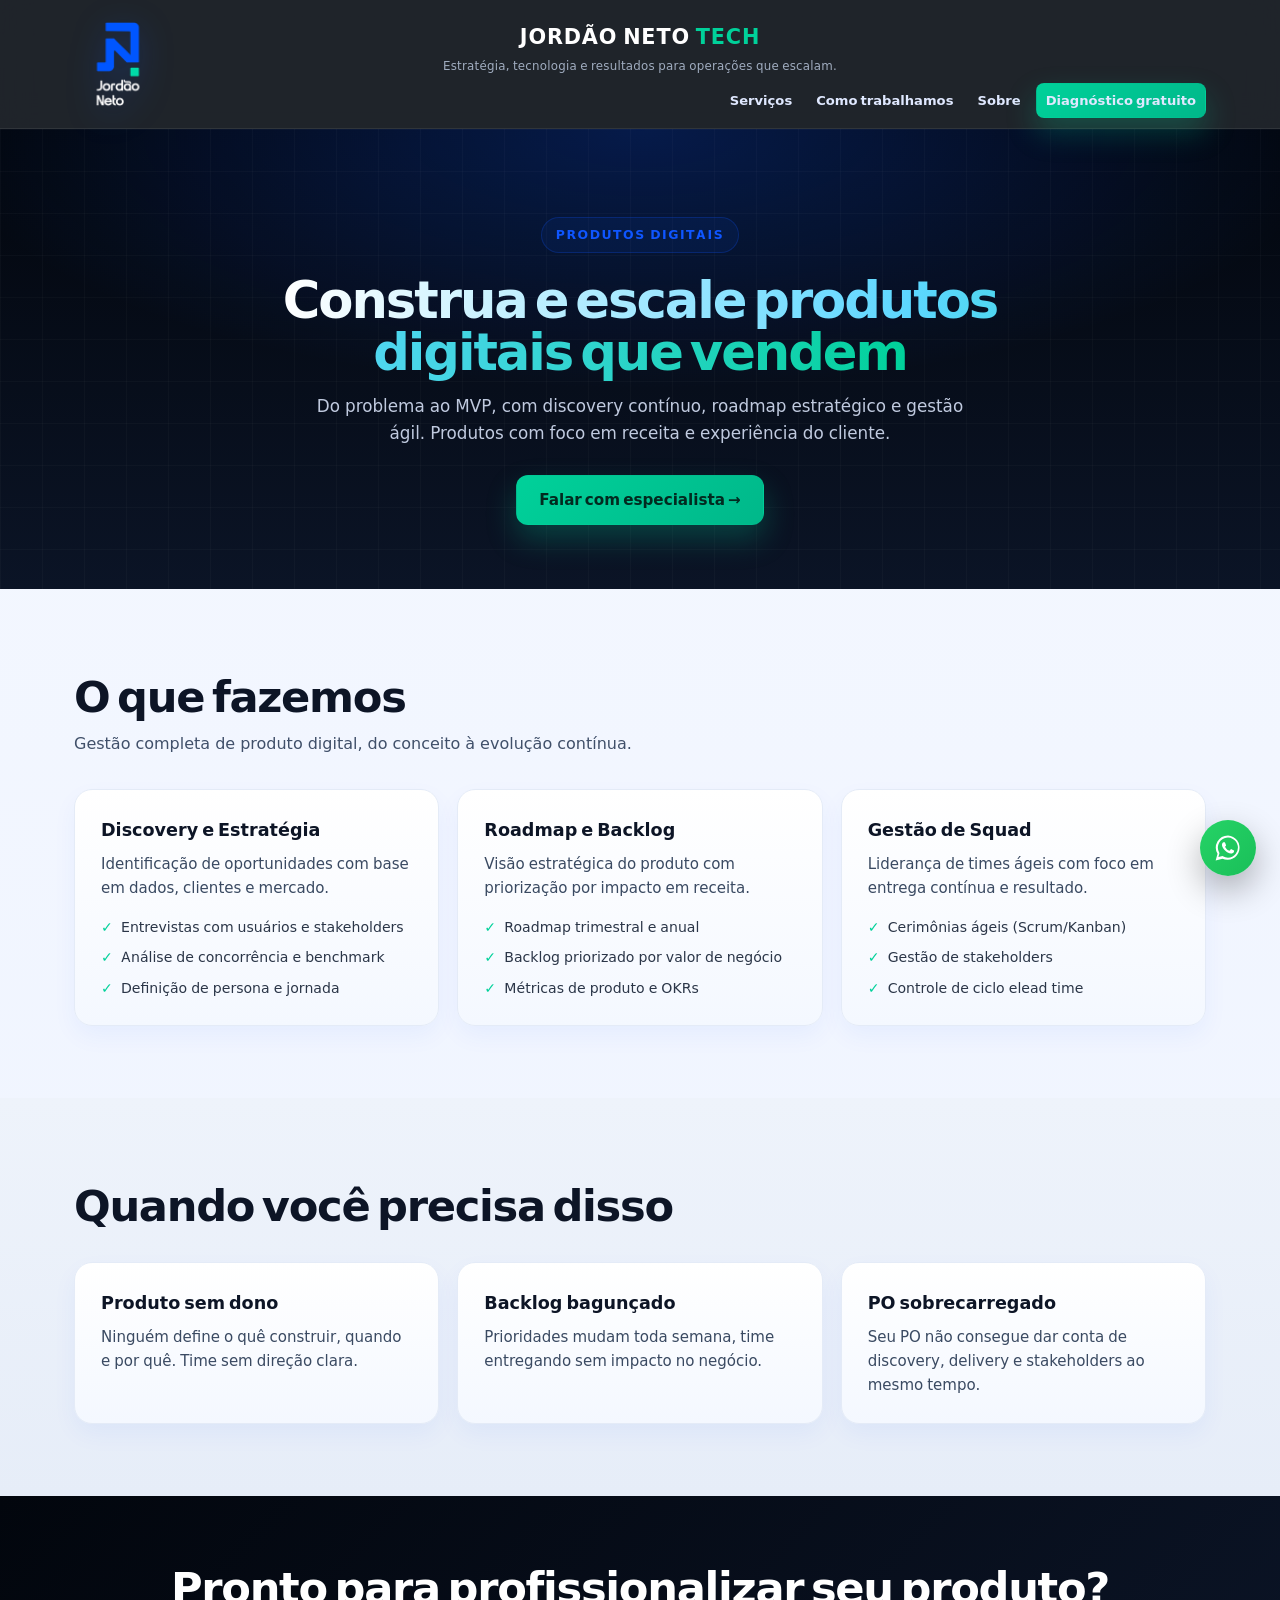
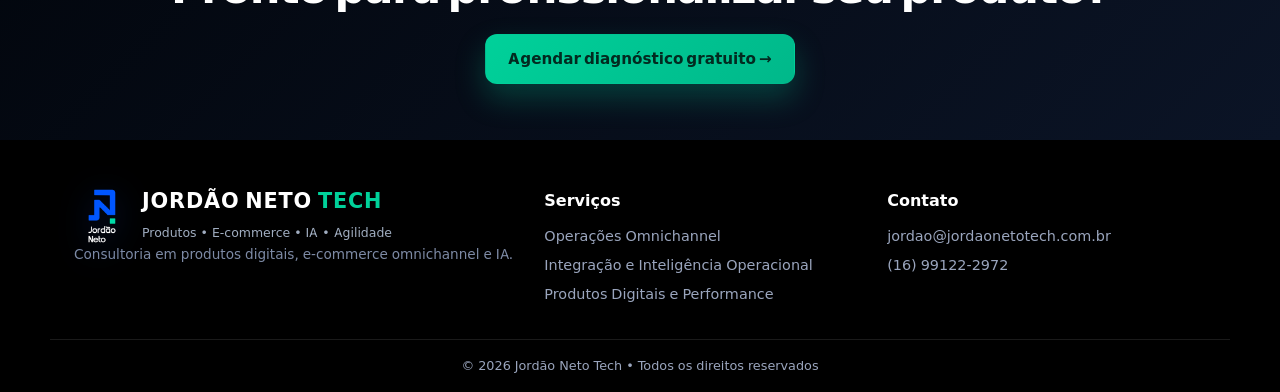
<file: produtos-digitais.html>
<!DOCTYPE html>
<html lang="pt-BR">
<head>
  <meta charset="UTF-8" />
  <meta name="viewport" content="width=device-width, initial-scale=1.0" />
  <title>Produtos Digitais — Jordão Neto Tech</title>
  <meta name="description" content="Consultoria em Produtos Digitais. Discovery, roadmap, MVP e gestão de squad para construir e escalar produtos com foco em receita." />
  <link rel="icon" href="vertical-cor-light.png" />
  <link rel="preload" href="fonts/Inter-Variable.woff2" as="font" type="font/woff2" crossorigin />
  <link rel="stylesheet" href="styles.css?v=20260916" />
  <script type="application/ld+json">
  {
    "@context": "https://schema.org",
    "@type": "Service",
    "name": "Produtos Digitais",
    "provider": { "@type": "ProfessionalService", "name": "Jordão Neto Tech" },
    "description": "Consultoria em Produtos Digitais com foco em discovery, roadmap e MVP.",
    "url": "https://www.jordaonetotech.com.br/produtos-digitais.html"
  }
  </script>
</head>
<body>
  <header class="header" id="topo">
    <div class="container header-inner">
      <a href="index.html" class="brand">
        <img src="vertical-cor-light.png" alt="Jordão Neto Tech" class="brand-logo" />
        <div class="brand-text">
          <strong>JORDÃO NETO <span>TECH</span></strong>
          <small class="brand-tagline">Estratégia, tecnologia e resultados para operações que escalam.</small>
        </div>
      </a>
      <nav class="nav" id="nav">
        <a href="index.html#servicos">Serviços</a>
        <a href="index.html#como-trabalho">Como trabalhamos</a>
        <a href="index.html#sobre">Sobre</a>
        <a class="btn btn-accent" href="https://wa.me/5516991222972?text=Ol%C3%A1!%20Vim%20pelo%20site." target="_blank" rel="noopener">Diagnóstico gratuito</a>
      </nav>
      <button class="menu-btn" id="menuBtn" aria-label="Abrir menu" aria-expanded="false" aria-controls="nav">☰</button>
    </div>
  </header>

  <section class="lp-hero">
    <div class="container">
      <span class="tag">Produtos Digitais</span>
      <h1><span class="grad">Construa e escale produtos digitais que vendem</span></h1>
      <p>Do problema ao MVP, com discovery contínuo, roadmap estratégico e gestão ágil. Produtos com foco em receita e experiência do cliente.</p>
      <a class="btn btn-accent" href="https://wa.me/5516991222972?text=Ol%C3%A1!%20Vim%20pelo%20site%20e%20quero%20falar%20sobre%20Produtos%20Digitais." target="_blank" rel="noopener">Falar com especialista →</a>
    </div>
  </section>

  <section class="lp-section">
    <div class="container">
      <h2>O que fazemos</h2>
      <p class="sub">Gestão completa de produto digital, do conceito à evolução contínua.</p>
      <div class="lp-grid">
        <div class="lp-card">
          <h3>Discovery e Estratégia</h3>
          <p>Identificação de oportunidades com base em dados, clientes e mercado.</p>
          <ul class="lp-bullets">
            <li>Entrevistas com usuários e stakeholders</li>
            <li>Análise de concorrência e benchmark</li>
            <li>Definição de persona e jornada</li>
          </ul>
        </div>
        <div class="lp-card">
          <h3>Roadmap e Backlog</h3>
          <p>Visão estratégica do produto com priorização por impacto em receita.</p>
          <ul class="lp-bullets">
            <li>Roadmap trimestral e anual</li>
            <li>Backlog priorizado por valor de negócio</li>
            <li>Métricas de produto e OKRs</li>
          </ul>
        </div>
        <div class="lp-card">
          <h3>Gestão de Squad</h3>
          <p>Liderança de times ágeis com foco em entrega contínua e resultado.</p>
          <ul class="lp-bullets">
            <li>Cerimônias ágeis (Scrum/Kanban)</li>
            <li>Gestão de stakeholders</li>
            <li>Controle de ciclo elead time</li>
          </ul>
        </div>
      </div>
    </div>
  </section>

  <section class="lp-section dark">
    <div class="container">
      <h2>Quando você precisa disso</h2>
      <div class="lp-grid">
        <div class="lp-card">
          <h3>Produto sem dono</h3>
          <p>Ninguém define o quê construir, quando e por quê. Time sem direção clara.</p>
        </div>
        <div class="lp-card">
          <h3>Backlog bagunçado</h3>
          <p>Prioridades mudam toda semana, time entregando sem impacto no negócio.</p>
        </div>
        <div class="lp-card">
          <h3>PO sobrecarregado</h3>
          <p>Seu PO não consegue dar conta de discovery, delivery e stakeholders ao mesmo tempo.</p>
        </div>
      </div>
    </div>
  </section>

  <section class="cta-bar">
    <div class="container">
      <h2>Pronto para profissionalizar seu produto?</h2>
      <a class="btn btn-accent" href="https://wa.me/5516991222972?text=Ol%C3%A1!%20Vim%20pelo%20site%20e%20quero%20um%20diagn%C3%B3stico%20de%20Produtos%20Digitais." target="_blank" rel="noopener">Agendar diagnóstico gratuito →</a>
    </div>
  </section>

  <footer class="footer">
    <div class="container footer-grid">
      <div>
        <div class="brand">
          <img src="vertical-cor-light.png" alt="Jordão Neto Tech" class="brand-logo sm" loading="lazy" />
          <div class="brand-text"><strong>JORDÃO NETO <span>TECH</span></strong><small>Produtos • E-commerce • IA • Agilidade</small></div>
        </div>
        <p class="muted">Consultoria em produtos digitais, e-commerce omnichannel e IA.</p>
      </div>
      <div>
        <strong>Serviços</strong>
        <a href="ecommerce-omnichannel.html">Operações Omnichannel</a>
        <a href="integracoes-ia.html">Integração e Inteligência Operacional</a>
        <a href="produtos-digitais.html">Produtos Digitais e Performance</a>
      </div>
      <div>
        <strong>Contato</strong>
        <a href="mailto:jordao@jordaonetotech.com.br">jordao@jordaonetotech.com.br</a>
        <a href="https://wa.me/5516991222972" target="_blank" rel="noopener">(16) 99122-2972</a>
      </div>
    </div>
    <div class="container copy">© 2026 Jordão Neto Tech • Todos os direitos reservados</div>
  </footer>

  <a class="float-wa" href="https://wa.me/5516991222972?text=Ol%C3%A1!%20Vim%20pelo%20site." target="_blank" rel="noopener" aria-label="Conversar no WhatsApp"><svg viewBox="0 0 32 32" aria-hidden="true"><path d="M16 3C9.4 3 4 8.4 4 15c0 2.4.7 4.6 1.9 6.5L4 29l7.7-1.9c1.8 1 3.9 1.5 6 1.5h.3c6.6 0 12-5.4 12-12S22.6 3 16 3zm0 21.8c-1.8 0-3.6-.5-5.1-1.4l-.4-.2-4.6 1.1 1.2-4.5-.3-.4c-1-1.6-1.5-3.4-1.5-5.3C5.3 9.2 10.1 4.5 16 4.5S26.7 9.2 26.7 15 21.9 24.8 16 24.8zm5.5-7.4c-.3-.2-1.8-.9-2-1-.3-.1-.5-.2-.7.1-.2.3-.8 1-.9 1.2-.2.2-.3.2-.6.1-.3-.2-1.3-.5-2.4-1.5-.9-.8-1.5-1.8-1.7-2-.2-.3 0-.5.1-.6l.5-.5c.1-.2.2-.3.3-.5.1-.2 0-.4 0-.5L14.4 9c-.2-.5-.4-.4-.6-.4h-.5c-.2 0-.5.2-.7.7-.2.5-.9 2.1-.9 4.4 0 2.3 1.6 4.5 1.9 4.8.2.3 3.2 4.9 7.8 6.9 1.1.5 1.9.7 2.6.9.9.3 2 .3 2.8.2.9-.1 2.8-1.1 3.1-2.2.4-1.1.4-2 .3-2.2-.1-.2-.4-.3-.7-.5z"/></svg></a>
  <script src="script.js" defer></script>
</body>
</html>
</file>
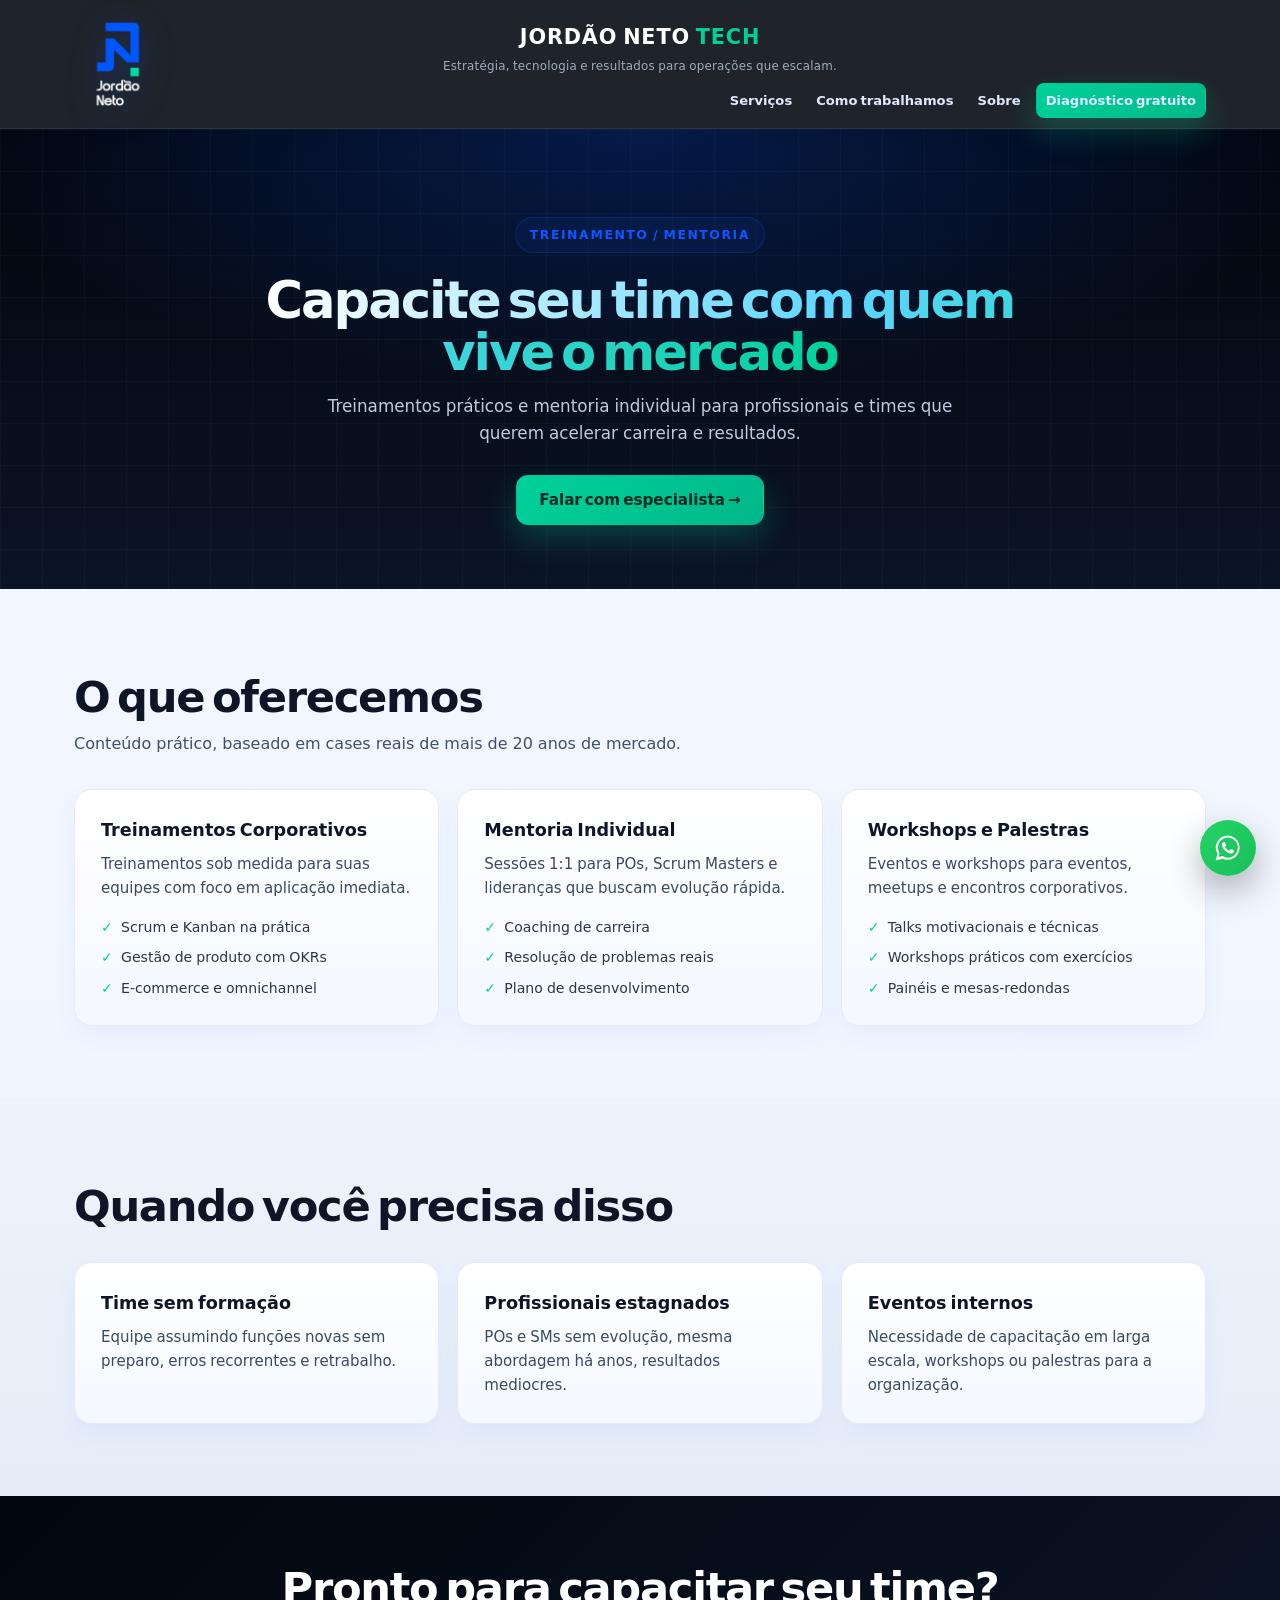
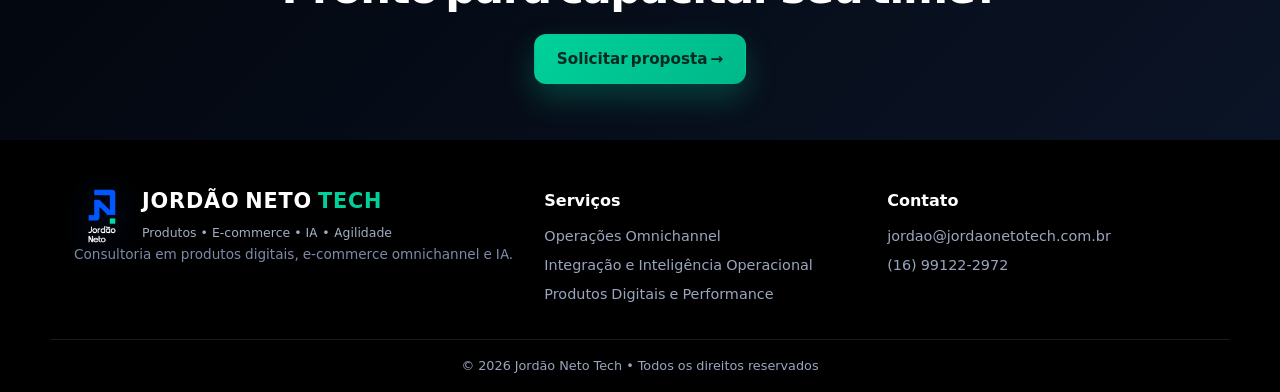
<file: treinamento-mentoria.html>
<!DOCTYPE html>
<html lang="pt-BR">
<head>
  <meta charset="UTF-8" />
  <meta name="viewport" content="width=device-width, initial-scale=1.0" />
  <title>Treinamento e Mentoria — Jordão Neto Tech</title>
  <meta name="description" content="Treinamentos e mentoria em E-commerce, Integrações, Agilidade e Gestão de Produtos. Capacite seu time com quem vive o dia a dia." />
  <link rel="icon" href="vertical-cor-light.png" />
  <link rel="preload" href="fonts/Inter-Variable.woff2" as="font" type="font/woff2" crossorigin />
  <link rel="stylesheet" href="styles.css?v=20260916" />
  <script type="application/ld+json">
  {
    "@context": "https://schema.org",
    "@type": "Service",
    "name": "Treinamento e Mentoria",
    "provider": { "@type": "ProfessionalService", "name": "Jordão Neto Tech" },
    "description": "Treinamentos e mentoria em E-commerce, Integrações, Agilidade e Gestão de Produtos.",
    "url": "https://www.jordaonetotech.com.br/treinamento-mentoria.html"
  }
  </script>
</head>
<body>
  <header class="header" id="topo">
    <div class="container header-inner">
      <a href="index.html" class="brand">
        <img src="vertical-cor-light.png" alt="Jordão Neto Tech" class="brand-logo" />
        <div class="brand-text">
          <strong>JORDÃO NETO <span>TECH</span></strong>
          <small class="brand-tagline">Estratégia, tecnologia e resultados para operações que escalam.</small>
        </div>
      </a>
      <nav class="nav" id="nav">
        <a href="index.html#servicos">Serviços</a>
        <a href="index.html#como-trabalho">Como trabalhamos</a>
        <a href="index.html#sobre">Sobre</a>
        <a class="btn btn-accent" href="https://wa.me/5516991222972?text=Ol%C3%A1!%20Vim%20pelo%20site." target="_blank" rel="noopener">Diagnóstico gratuito</a>
      </nav>
      <button class="menu-btn" id="menuBtn" aria-label="Abrir menu" aria-expanded="false" aria-controls="nav">☰</button>
    </div>
  </header>

  <section class="lp-hero">
    <div class="container">
      <span class="tag">Treinamento / Mentoria</span>
      <h1><span class="grad">Capacite seu time com quem vive o mercado</span></h1>
      <p>Treinamentos práticos e mentoria individual para profissionais e times que querem acelerar carreira e resultados.</p>
      <a class="btn btn-accent" href="https://wa.me/5516991222972?text=Ol%C3%A1!%20Vim%20pelo%20site%20e%20quero%20falar%20sobre%20Treinamento." target="_blank" rel="noopener">Falar com especialista →</a>
    </div>
  </section>

  <section class="lp-section">
    <div class="container">
      <h2>O que oferecemos</h2>
      <p class="sub">Conteúdo prático, baseado em cases reais de mais de 20 anos de mercado.</p>
      <div class="lp-grid">
        <div class="lp-card">
          <h3>Treinamentos Corporativos</h3>
          <p>Treinamentos sob medida para suas equipes com foco em aplicação imediata.</p>
          <ul class="lp-bullets">
            <li>Scrum e Kanban na prática</li>
            <li>Gestão de produto com OKRs</li>
            <li>E-commerce e omnichannel</li>
          </ul>
        </div>
        <div class="lp-card">
          <h3>Mentoria Individual</h3>
          <p>Sessões 1:1 para POs, Scrum Masters e lideranças que buscam evolução rápida.</p>
          <ul class="lp-bullets">
            <li>Coaching de carreira</li>
            <li>Resolução de problemas reais</li>
            <li>Plano de desenvolvimento</li>
          </ul>
        </div>
        <div class="lp-card">
          <h3>Workshops e Palestras</h3>
          <p>Eventos e workshops para eventos, meetups e encontros corporativos.</p>
          <ul class="lp-bullets">
            <li>Talks motivacionais e técnicas</li>
            <li>Workshops práticos com exercícios</li>
            <li>Painéis e mesas-redondas</li>
          </ul>
        </div>
      </div>
    </div>
  </section>

  <section class="lp-section dark">
    <div class="container">
      <h2>Quando você precisa disso</h2>
      <div class="lp-grid">
        <div class="lp-card">
          <h3>Time sem formação</h3>
          <p>Equipe assumindo funções novas sem preparo, erros recorrentes e retrabalho.</p>
        </div>
        <div class="lp-card">
          <h3>Profissionais estagnados</h3>
          <p>POs e SMs sem evolução, mesma abordagem há anos, resultados mediocres.</p>
        </div>
        <div class="lp-card">
          <h3>Eventos internos</h3>
          <p>Necessidade de capacitação em larga escala, workshops ou palestras para a organização.</p>
        </div>
      </div>
    </div>
  </section>

  <section class="cta-bar">
    <div class="container">
      <h2>Pronto para capacitar seu time?</h2>
      <a class="btn btn-accent" href="https://wa.me/5516991222972?text=Ol%C3%A1!%20Vim%20pelo%20site%20e%20quero%20um%20or%C3%A7amento%20de%20Treinamento." target="_blank" rel="noopener">Solicitar proposta →</a>
    </div>
  </section>

  <footer class="footer">
    <div class="container footer-grid">
      <div>
        <div class="brand">
          <img src="vertical-cor-light.png" alt="Jordão Neto Tech" class="brand-logo sm" loading="lazy" />
          <div class="brand-text"><strong>JORDÃO NETO <span>TECH</span></strong><small>Produtos • E-commerce • IA • Agilidade</small></div>
        </div>
        <p class="muted">Consultoria em produtos digitais, e-commerce omnichannel e IA.</p>
      </div>
      <div>
        <strong>Serviços</strong>
        <a href="ecommerce-omnichannel.html">Operações Omnichannel</a>
        <a href="integracoes-ia.html">Integração e Inteligência Operacional</a>
        <a href="produtos-digitais.html">Produtos Digitais e Performance</a>
      </div>
      <div>
        <strong>Contato</strong>
        <a href="mailto:jordao@jordaonetotech.com.br">jordao@jordaonetotech.com.br</a>
        <a href="https://wa.me/5516991222972" target="_blank" rel="noopener">(16) 99122-2972</a>
      </div>
    </div>
    <div class="container copy">© 2026 Jordão Neto Tech • Todos os direitos reservados</div>
  </footer>

  <a class="float-wa" href="https://wa.me/5516991222972?text=Ol%C3%A1!%20Vim%20pelo%20site." target="_blank" rel="noopener" aria-label="Conversar no WhatsApp"><svg viewBox="0 0 32 32" aria-hidden="true"><path d="M16 3C9.4 3 4 8.4 4 15c0 2.4.7 4.6 1.9 6.5L4 29l7.7-1.9c1.8 1 3.9 1.5 6 1.5h.3c6.6 0 12-5.4 12-12S22.6 3 16 3zm0 21.8c-1.8 0-3.6-.5-5.1-1.4l-.4-.2-4.6 1.1 1.2-4.5-.3-.4c-1-1.6-1.5-3.4-1.5-5.3C5.3 9.2 10.1 4.5 16 4.5S26.7 9.2 26.7 15 21.9 24.8 16 24.8zm5.5-7.4c-.3-.2-1.8-.9-2-1-.3-.1-.5-.2-.7.1-.2.3-.8 1-.9 1.2-.2.2-.3.2-.6.1-.3-.2-1.3-.5-2.4-1.5-.9-.8-1.5-1.8-1.7-2-.2-.3 0-.5.1-.6l.5-.5c.1-.2.2-.3.3-.5.1-.2 0-.4 0-.5L14.4 9c-.2-.5-.4-.4-.6-.4h-.5c-.2 0-.5.2-.7.7-.2.5-.9 2.1-.9 4.4 0 2.3 1.6 4.5 1.9 4.8.2.3 3.2 4.9 7.8 6.9 1.1.5 1.9.7 2.6.9.9.3 2 .3 2.8.2.9-.1 2.8-1.1 3.1-2.2.4-1.1.4-2 .3-2.2-.1-.2-.4-.3-.7-.5z"/></svg></a>
  <script src="script.js" defer></script>
</body>
</html>
</file>
<file: styles.css>
@font-face{font-family:'Inter';font-style:normal;font-weight:100 900;font-display:swap;src:url(fonts/Inter-Variable.woff2) format('woff2')}

:root{
  --black:#02060d;
  --navy:#050a15;
  --navy-2:#0b1426;
  --blue:#0f56ff;
  --blue-strong:#0a46db;
  --blue-soft:#eaf1ff;
  --green:#00d19a;
  --green-strong:#00b88a;
  --cyan:#5dd7ff;
  --white:#ffffff;
  --gray:#7d8aa5;
  --light:#f4f7ff;
  --card:#ffffff;
  --border:#e4ebf7;
  --radius:18px;
  --shadow:0 18px 50px rgba(15,86,255,.18);
}

*{box-sizing:border-box;margin:0;padding:0}
html{scroll-behavior:smooth}
body{font-family:'Inter',system-ui,-apple-system,sans-serif;color:#101b2d;background:linear-gradient(180deg,#f5f8ff 0%,#edf3ff 100%);line-height:1.6}
.skip-link{position:absolute;left:-9999px;top:0;background:linear-gradient(135deg,var(--blue),var(--green));color:#fff;padding:10px 18px;border-radius:0 0 10px 0;font-weight:700;z-index:100;text-decoration:none}
.skip-link:focus{left:0}
:focus-visible{outline:3px solid var(--green);outline-offset:2px}
.container{max-width:1180px;margin:0 auto;padding:0 24px}
.center{text-align:center}.muted{color:var(--gray);font-size:.85rem}.white{color:#fff}

/* headings */
h1{font-size:clamp(2.2rem,5vw,4rem);line-height:1.02;letter-spacing:-.04em;font-weight:900;color:#fff}
h2{font-size:clamp(1.7rem,3.4vw,2.7rem);line-height:1.1;letter-spacing:-.03em;font-weight:800;margin:12px 0 10px;color:#0d1526}
h3{font-size:1.18rem;font-weight:700;color:#0d1526}

.grad{background:linear-gradient(90deg,#fff 10%,var(--cyan) 35%,var(--green));-webkit-background-clip:text;background-clip:text;color:transparent;-webkit-text-fill-color:transparent}
.hl{background:linear-gradient(90deg,var(--blue),var(--green));-webkit-background-clip:text;background-clip:text;color:transparent;-webkit-text-fill-color:transparent}
.section.dark .hl{background:linear-gradient(90deg,#fff,var(--green))}

.tag{display:inline-block;font-size:.78rem;font-weight:800;letter-spacing:.12em;text-transform:uppercase;color:var(--blue);background:rgba(15,86,255,.08);border:1px solid rgba(15,86,255,.24);padding:7px 14px;border-radius:100px;margin-bottom:8px}
.tag.green{color:var(--green);background:rgba(0,209,154,.1);border-color:rgba(0,209,154,.35)}
.sub{color:#40506a;max-width:720px;margin:6px 0 26px}

/* header */
.header{position:sticky;top:0;z-index:50;background:rgba(2,6,13,.88);backdrop-filter:blur(14px);border-bottom:1px solid rgba(255,255,255,.08)}
.header-inner{position:relative;display:flex;align-items:center;min-height:128px;padding:8px 24px;gap:16px}
.brand{display:flex;align-items:center;gap:12px;text-decoration:none}
.header .brand{display:contents}
.brand-logo{width:88px;height:88px;object-fit:contain;border-radius:10px;background:transparent;filter:drop-shadow(0 8px 16px rgba(15,86,255,.25))}
.header .brand-logo{position:absolute;left:24px;top:50%;transform:translateY(-50%)}
.brand-logo.sm{width:56px;height:56px}
.brand-text strong{color:#fff;font-size:1.3rem;letter-spacing:.04em;line-height:1.1;text-transform:uppercase}
.brand-text strong span{color:var(--green)}
.brand-text small{display:block;color:#a0adc0;font-size:.78rem}
.brand-tagline{font-size:.74rem!important;color:#a0adc0!important;letter-spacing:.02em;margin-top:5px}
.header .brand-text{position:absolute;left:50%;top:40%;transform:translate(-50%,-50%);text-align:center;white-space:nowrap}
.nav{display:flex;align-items:center;gap:6px}
.header .nav{position:absolute;right:24px;bottom:10px;z-index:2}
.nav a{color:#dfe8ff;text-decoration:none;font-weight:600;font-size:.82rem;padding:6px 9px;border-radius:8px;transition:color .2s ease,background-color .2s ease}
.nav a:not(.btn):hover,.nav a:not(.btn):focus-visible{color:#fff;background:rgba(255,255,255,.08)}
.nav a:hover{color:var(--green)}
.menu-btn{display:none;position:relative;z-index:3;background:none;border:1px solid rgba(255,255,255,.2);color:#fff;border-radius:10px;padding:8px 12px;font-size:1.1rem;cursor:pointer}

/* buttons */
.btn{display:inline-block;text-decoration:none;font-weight:800;border-radius:12px;padding:12px 22px;transition:.2s;border:1px solid transparent;cursor:pointer;font-size:.95rem}
.btn-sm{padding:10px 18px}
.btn-lg{padding:15px 28px;font-size:1rem}
.btn-block{width:100%;text-align:center}
.btn-primary{background:linear-gradient(135deg,var(--blue),var(--blue-strong));color:#fff;box-shadow:0 14px 30px rgba(15,86,255,.28)}
.btn-primary:hover{background:linear-gradient(135deg,var(--blue-strong),var(--blue));transform:translateY(-1px)}
.btn-accent{background:linear-gradient(135deg,var(--green),var(--green-strong));color:#022a20;box-shadow:0 14px 30px rgba(0,209,154,.25)}
.btn-accent:hover{background:linear-gradient(135deg,var(--green-strong),var(--green));transform:translateY(-1px)}
.btn-ghost{background:transparent;color:#fff;border:2px solid rgba(255,255,255,.45)}
.btn-ghost:hover{border-color:var(--green);color:var(--green);background:rgba(0,209,154,.08)}
.btn-outline{background:transparent;color:var(--blue);border:2px solid var(--blue)}
.btn-outline:hover{background:var(--blue);color:#fff}

/* hero */
.hero{position:relative;background:radial-gradient(900px 420px at 15% 0%,rgba(15,86,255,.28),transparent),radial-gradient(800px 380px at 90% 15%,rgba(0,209,154,.18),transparent),linear-gradient(180deg,#02060d 0%,#0a1020 100%);color:#fff;padding:64px 0 54px}
.hero::after{content:'';position:absolute;inset:0;background-image:linear-gradient(rgba(255,255,255,.02) 1px,transparent 1px),linear-gradient(90deg,rgba(255,255,255,.02) 1px,transparent 1px);background-size:42px 42px;pointer-events:none}
.hero-grid{position:relative;z-index:1;display:grid;grid-template-columns:1.15fr .85fr;gap:36px;align-items:start}
.hero h1{color:#fff}
.badge{display:inline-flex;align-items:center;gap:8px;font-size:.8rem;font-weight:700;color:#dbe4ff;background:rgba(15,86,255,.14);border:1px solid rgba(15,86,255,.35);padding:8px 14px;border-radius:100px;margin-bottom:18px}
.dot{width:8px;height:8px;border-radius:50%;background:var(--green);box-shadow:0 0 0 5px rgba(0,209,154,.2)}
.lead{color:#d2d9ec;margin:18px 0 24px;font-size:1.08rem;max-width:560px}
.lead strong{color:#fff}
.hero-cta{display:flex;gap:12px;flex-wrap:wrap;margin-bottom:28px}
.hero-proof{display:grid;grid-template-columns:repeat(2,1fr);gap:12px;border-top:1px solid rgba(255,255,255,.12);padding-top:18px;max-width:420px}
.hero-proof strong{display:block;font-size:1.05rem;color:#fff}
.hero-proof span{font-size:.78rem;color:#a0adc0}
.hero-card{background:linear-gradient(180deg,#0d1526,#090f1a);border:1px solid rgba(255,255,255,.1);border-radius:20px;padding:24px;box-shadow:0 24px 60px rgba(0,0,0,.32)}
.hero-card-intro{margin-bottom:20px}
.hero-card-label{display:block;color:var(--green);font-size:.72rem;font-weight:800;letter-spacing:.12em;text-transform:uppercase;margin-bottom:9px}
.hero-card-intro h2{color:#fff;font-size:1.7rem;line-height:1.08;margin:0 0 10px}
.hero-card-intro .hl{background:linear-gradient(90deg,var(--cyan),var(--green));-webkit-background-clip:text;background-clip:text;color:transparent;-webkit-text-fill-color:transparent}
.hero-card-intro p{color:#b8c4da;font-size:.9rem;line-height:1.5}
.hero-card-head{display:flex;gap:12px;align-items:center;margin-bottom:16px}
.hero-card-head img{width:64px;height:64px;object-fit:contain;border-radius:14px;background:transparent;filter:drop-shadow(0 6px 18px rgba(15,86,255,.2));border:1px solid rgba(255,255,255,.12)}
.hero-card-head strong{display:block;font-size:.98rem;color:#fff}
.hero-card-head small{color:#a0adc0;font-size:.8rem}
.check-list{list-style:none;display:grid;gap:10px;margin:0 0 16px}
.check-list li{position:relative;padding-left:28px;font-size:.92rem;color:#dbe1ee}
.check-list li::before{content:'✓';position:absolute;left:0;top:0;width:20px;height:20px;border-radius:50%;background:rgba(0,209,154,.15);color:var(--green);font-weight:900;display:flex;align-items:center;justify-content:center;font-size:.75rem}
.stack{display:flex;flex-wrap:wrap;gap:8px;margin:0 0 18px}
.stack span{font-size:.72rem;font-weight:700;background:rgba(15,86,255,.14);border:1px solid rgba(15,86,255,.3);color:#dfe9ff;padding:5px 10px;border-radius:100px}

/* marquee */
.marquee{background:linear-gradient(90deg,var(--blue),var(--green));color:#fff;overflow:hidden;box-shadow:inset 0 -1px 0 rgba(255,255,255,.2)}
.marquee-inner{display:flex;gap:18px;align-items:center;justify-content:center;padding:11px 24px;font-weight:800;font-size:.82rem;letter-spacing:.1em;white-space:nowrap;overflow:hidden}
.marquee-inner i{width:7px;height:7px;background:rgba(255,255,255,.8);border-radius:2px;flex-shrink:0}

/* motion */
@keyframes headerDrop{from{opacity:0;transform:translateY(-12px)}to{opacity:1;transform:translateY(0)}}
@keyframes revealUp{from{opacity:0;transform:translateY(18px)}to{opacity:1;transform:translateY(0)}}
@keyframes revealScale{from{opacity:0;transform:scale(.97)}to{opacity:1;transform:scale(1)}}
.header{animation:headerDrop .55s ease-out both}
.hero-grid>div:first-child{animation:revealUp .7s .08s ease-out both}
.hero-card{animation:revealScale .7s .2s ease-out both}
.marquee-inner{animation:revealUp .55s .25s ease-out both}
.section>.container> .tag,.section>.container> h2,.section>.container> .sub{animation:revealUp .6s ease-out both}
.section>.container> h2{animation-delay:.08s}
.section>.container> .sub{animation-delay:.14s}
.card,.step,.lp-card{animation:revealUp .65s ease-out both}
.card:nth-child(2),.step:nth-child(2),.lp-card:nth-child(2){animation-delay:.08s}
.card:nth-child(3),.step:nth-child(3),.lp-card:nth-child(3){animation-delay:.16s}
.card:nth-child(4),.step:nth-child(4),.lp-card:nth-child(4){animation-delay:.24s}
.section-cta,.cta-bar{animation:revealUp .65s .2s ease-out both}
.lp-hero .container{animation:revealUp .7s .08s ease-out both}

/* sections */
.section{padding:72px 0}
.section.dark{background:linear-gradient(180deg,#050b14 0%,#091421 100%);color:#dbe1ee}
.section.dark h2{color:#fff}
.section.dark .sub{color:#9aa5bd}
#como-trabalho h2 .hl{background:none;color:#fff;-webkit-text-fill-color:#fff}
.grid-3{display:grid;grid-template-columns:repeat(3,1fr);gap:18px}
.card{background:linear-gradient(180deg,#fff,#f4f8ff);border:1px solid var(--border);border-radius:var(--radius);padding:26px;position:relative;transition:.2s;box-shadow:0 10px 24px rgba(15,86,255,.05)}
.card:hover{transform:translateY(-4px);box-shadow:var(--shadow);border-color:rgba(15,86,255,.35)}
.card-num{font-size:.78rem;font-weight:900;color:var(--green);background:#eafff7;display:inline-block;padding:4px 10px;border-radius:100px;margin-bottom:12px;border:1px solid rgba(0,209,154,.18)}
.card p{color:#3a4a62;font-size:.94rem;margin-bottom:12px}
.card ul{list-style:none;margin:0 0 16px;display:grid;gap:6px}
.card ul li{font-size:.86rem;color:#2b3648}
.card ul li::before{content:'• ';color:var(--green);font-weight:900}
.card a{color:var(--blue);font-weight:800;text-decoration:none;font-size:.9rem}
.card a:hover{text-decoration:underline}
.section-cta{margin-top:30px;display:flex;gap:12px;flex-wrap:wrap;align-items:center}
.section-cta.center{justify-content:center}
.lp-hero{position:relative;overflow:hidden;padding:88px 0 64px;background:radial-gradient(700px 260px at 50% 0%,rgba(15,86,255,.25),transparent),linear-gradient(180deg,#02060d 0%,#0b1426 100%);text-align:center;color:#fff}
.lp-hero::after{content:'';position:absolute;inset:0;background-image:linear-gradient(rgba(255,255,255,.025) 1px,transparent 1px),linear-gradient(90deg,rgba(255,255,255,.025) 1px,transparent 1px);background-size:42px 42px;pointer-events:none}
.lp-hero .container{position:relative;z-index:1}
.lp-hero h1{font-size:clamp(2rem,4vw,3.2rem);max-width:860px;margin:12px auto 16px}
.lp-hero p{color:#c0cadf;font-size:1.05rem;max-width:680px;margin:0 auto 28px}
.lp-hero .grad{background:linear-gradient(90deg,#fff,var(--cyan),var(--green));-webkit-background-clip:text;background-clip:text;color:transparent;-webkit-text-fill-color:transparent}
.lp-section{padding:72px 0}
.lp-section.dark{background:linear-gradient(180deg,#eef3fb 0%,#e6edf8 100%)}
.lp-section h2{margin-bottom:10px}
.lp-grid{display:grid;grid-template-columns:repeat(3,1fr);gap:18px;margin-top:32px}
.lp-card{background:linear-gradient(180deg,#fff,#f4f8ff);border:1px solid var(--border);border-radius:var(--radius);padding:26px;box-shadow:0 10px 24px rgba(15,86,255,.05);transition:transform .2s ease,box-shadow .2s ease,border-color .2s ease}
.lp-card:hover{transform:translateY(-4px);box-shadow:var(--shadow);border-color:rgba(15,86,255,.35)}
.lp-card h3{font-size:1.1rem;margin-bottom:8px}
.lp-card p{color:#3a4a62;font-size:.94rem}
.lp-bullets{list-style:none;margin:16px 0 0;display:grid;gap:8px}
.lp-bullets li{font-size:.88rem;color:#2b3648;padding-left:20px;position:relative}
.lp-bullets li::before{content:'✓';color:var(--green);font-weight:800;position:absolute;left:0}
.cta-bar{background:linear-gradient(135deg,#02060d,#0b1426);padding:56px 0;text-align:center;color:#fff}
.cta-bar h2{color:#fff;margin-bottom:22px}
.grid-4{display:grid;grid-template-columns:repeat(4,1fr);gap:16px;margin:28px 0 30px}
.step{background:rgba(255,255,255,.04);border:1px solid rgba(255,255,255,.1);border-radius:16px;padding:22px;backdrop-filter:blur(4px)}
.step strong{color:#fff;display:block;margin-bottom:8px}
.step p{font-size:.88rem;color:#9aa5bd}

/* about */
.about-grid{display:grid;grid-template-columns:1.2fr .8fr;gap:32px;align-items:start}
.about-grid p{color:#c0cadf;margin-bottom:14px}
.about-card{background:linear-gradient(180deg,#0d1526,#090e19);border:1px solid rgba(255,255,255,.12);border-radius:20px;padding:28px;text-align:center;box-shadow:0 18px 42px rgba(0,0,0,.22)}
.about-card img{width:140px;height:140px;object-fit:contain;border-radius:24px;background:transparent;filter:drop-shadow(0 10px 26px rgba(15,86,255,.2));margin-bottom:12px;border:2px solid rgba(15,86,255,.4)}
.about-card strong{display:block;color:#fff;font-size:1.1rem}
.about-card small{color:#a0adc0}
.about-contact{display:grid;gap:8px;margin-top:16px}
.about-contact a{color:var(--green);text-decoration:none;font-weight:700;font-size:.9rem;word-break:break-all}

/* contact */
.contact-grid{display:grid;grid-template-columns:1fr .9fr;gap:28px;align-items:start}
.contact-cards{display:grid;gap:12px;margin-top:18px}
.c-card{display:block;text-decoration:none;border-radius:14px;padding:18px;border:2px solid var(--border);transition:.2s}
.c-card:hover{border-color:var(--blue);transform:translateY(-2px)}
.c-card strong{display:block;font-size:1.05rem;color:#0d1526}
.c-card span{font-size:.88rem;color:#4a5872}
.c-card.wa{background:linear-gradient(135deg,#03060b,#101923);color:#fff;border-color:#031018}
.c-card.wa strong{color:#fff}
.c-card.wa span{color:var(--green)}
.c-card.mail{background:linear-gradient(135deg,#eef4ff,#edf6ff);border-color:rgba(15,86,255,.6)}
.c-card.mail strong{color:var(--blue)}
.c-card.site{background:linear-gradient(135deg,#f0fdf7,#eafff7);border-color:rgba(0,209,154,.5);cursor:default}
.c-card.site:hover{border-color:var(--green);transform:none}
.c-card.site strong{color:#0d1526}
.form{background:#fff;border:2px solid rgba(15,86,255,.9);border-radius:20px;padding:28px;box-shadow:0 20px 60px rgba(15,86,255,.18);position:sticky;top:90px}
.form h3{margin-bottom:16px;color:#0d1526}
.form label{display:grid;gap:6px;font-size:.88rem;font-weight:700;margin-bottom:14px;color:#0d1526}
.form input,.form select,.form textarea{border:1px solid var(--border);border-radius:10px;padding:12px;font-size:.95rem;font-family:inherit;width:100%;background:#f8faff}
.form input:focus,.form select:focus,.form textarea:focus{outline:2px solid var(--blue);border-color:var(--blue);background:#fff}

/* footer */
.footer{background:#000;color:#9aa5bd;padding:48px 0 0}
.footer-grid{display:grid;grid-template-columns:1.4fr 1fr 1fr;gap:24px;padding-bottom:28px}
.footer strong{color:#fff;display:block;margin-bottom:10px}
.footer a{display:block;color:#9aa5bd;text-decoration:none;font-size:.9rem;margin-bottom:6px}
.footer a:hover{color:var(--green)}
.copy{border-top:1px solid rgba(255,255,255,.1);padding:16px 24px;text-align:center;font-size:.8rem}
.float-wa{position:fixed;right:24px;bottom:24px;width:56px;height:56px;border-radius:50%;background:linear-gradient(135deg,#25d366,#1abf59);color:#fff;display:flex;align-items:center;justify-content:center;text-decoration:none;box-shadow:0 14px 34px rgba(0,0,0,.3);z-index:99999;pointer-events:auto;transition:transform .2s}
.float-wa:hover{transform:scale(1.08)}
.float-wa svg{display:none}
.float-wa::before{content:'';width:30px;height:30px;background:url('whatsapp-logo.svg') center/contain no-repeat}

/* responsive */
@media(max-width:768px){
  .header-inner{min-height:88px;padding:8px 24px}
  .hero-grid,.about-grid,.contact-grid{grid-template-columns:1fr}
  .grid-3{grid-template-columns:1fr 1fr}
  .grid-4{grid-template-columns:1fr 1fr}
  .lp-grid{grid-template-columns:1fr 1fr}
  .hero-proof{grid-template-columns:1fr 1fr;max-width:none}
  .header .nav{display:none;position:absolute;top:100%;right:0;bottom:auto;left:auto;width:min(300px,calc(100vw - 24px));margin-left:0;background:#000;flex-direction:column;align-items:stretch;padding:14px;border:1px solid rgba(255,255,255,.1);border-top:0;border-radius:0 0 12px 12px;box-shadow:0 18px 36px rgba(0,0,0,.28)}
  .header .nav a{width:100%;padding:11px 12px}
  .nav.open{display:flex}
  .menu-btn{display:block;margin-left:auto}
  .footer-grid{grid-template-columns:1fr}
  .form{position:static}
}
@media(max-width:640px){
  .header-inner{min-height:72px;padding:8px 18px}
  .header .brand-logo{left:18px;top:50%;width:40px;height:40px;transform:translateY(-50%)}
  .header .brand-text{top:50%;transform:translate(-50%,-50%)}
  .header .brand-text strong{font-size:.86rem}
  .header .brand-tagline{display:none}
  .grid-3{grid-template-columns:1fr}
  .grid-4{grid-template-columns:1fr}
  .lp-grid{grid-template-columns:1fr}
  .hero-cta .btn{flex:1 1 100%;text-align:center}
  .section{padding:52px 0}
  .float-wa{right:16px;bottom:16px;width:52px;height:52px}
}

@media(prefers-reduced-motion:reduce){
  *,*::before,*::after{scroll-behavior:auto!important;animation-duration:.01ms!important;animation-iteration-count:1!important;transition-duration:.01ms!important}
}
</file>
<file: nova-versao.css>
@font-face{font-family:Inter;src:url('fonts/Inter-Variable.woff2') format('woff2');font-style:normal;font-weight:100 900;font-display:swap}
:root{--ink:#08111f;--ink-soft:#16243a;--paper:#f4f7fb;--white:#fff;--muted:#6f7d91;--line:#dbe3ed;--blue:#0f56ff;--cyan:#5dd7ff;--green:#00d19a;--radius:16px;--shadow:0 24px 70px rgba(8,17,31,.14)}
*{box-sizing:border-box;margin:0;padding:0}html{scroll-behavior:smooth}body{font-family:Inter,system-ui,sans-serif;color:var(--ink);background:var(--paper);line-height:1.55}a{color:inherit}.shell{width:min(1180px,calc(100% - 48px));margin-inline:auto}.skip-link{position:absolute;left:-9999px;top:0;background:var(--green);color:var(--ink);padding:10px 16px;z-index:20}.skip-link:focus{left:0}.site-header{position:sticky;top:0;z-index:10;background:rgba(8,17,31,.92);backdrop-filter:blur(16px);border-bottom:1px solid rgba(255,255,255,.1);color:var(--white)}.header-inner{min-height:76px;display:flex;align-items:center;justify-content:space-between;gap:24px}.brand{display:flex;align-items:center;gap:10px;text-decoration:none;color:var(--white);font-weight:850;letter-spacing:.04em;white-space:nowrap}.brand img{object-fit:contain}.brand b{color:var(--green)}.nav{display:flex;align-items:center;gap:5px}.nav a{text-decoration:none;color:#d9e3f2;font-size:.86rem;font-weight:650;padding:9px 11px;border-radius:8px}.nav a:not(.button):hover,.nav a:not(.button):focus-visible{background:rgba(255,255,255,.1);color:#fff}.menu-btn{display:none;background:transparent;border:1px solid rgba(255,255,255,.3);border-radius:10px;color:#fff;padding:9px 12px;font-size:1.1rem}.button{display:inline-flex;align-items:center;justify-content:center;gap:9px;text-decoration:none;border:1px solid transparent;border-radius:10px;padding:13px 18px;font-weight:800;font-size:.92rem;transition:transform .2s ease,box-shadow .2s ease,background-color .2s ease}.button:hover{transform:translateY(-2px)}.button-primary{background:var(--green);color:#03291f;box-shadow:0 12px 30px rgba(0,209,154,.25)}.button-primary:hover{background:#10e0a8;box-shadow:0 16px 35px rgba(0,209,154,.33)}.button-small{padding:9px 14px;background:var(--blue);color:#fff!important}.button-full{width:100%;cursor:pointer}.eyebrow{display:flex;align-items:center;gap:9px;text-transform:uppercase;letter-spacing:.14em;font-size:.7rem;font-weight:850;color:#a9bbd1}.eyebrow i{width:7px;height:7px;border-radius:50%;background:var(--green);box-shadow:0 0 0 5px rgba(0,209,154,.15)}.eyebrow.blue{color:var(--blue)}.eyebrow.blue i{background:var(--blue);box-shadow:0 0 0 5px rgba(15,86,255,.12)}.eyebrow.green{color:var(--green)}h1,h2,h3{line-height:1.04;letter-spacing:-.035em}h1{font-size:clamp(2.8rem,6vw,5.5rem);font-weight:850;color:#fff}h1 em,h2 em{font-style:normal;color:var(--green)}h2{font-size:clamp(2rem,4vw,3.65rem);font-weight:820}h3{font-size:1.5rem}.hero{position:relative;overflow:hidden;background:radial-gradient(850px 420px at 15% 0%,rgba(15,86,255,.32),transparent),radial-gradient(700px 360px at 90% 20%,rgba(0,209,154,.16),transparent),var(--ink);color:#fff;padding:108px 0 82px}.hero::before{content:'';position:absolute;inset:0;opacity:.35;background-image:linear-gradient(rgba(255,255,255,.05) 1px,transparent 1px),linear-gradient(90deg,rgba(255,255,255,.05) 1px,transparent 1px);background-size:54px 54px;mask-image:linear-gradient(to bottom,#000,transparent 90%)}.hero-grid{position:relative;display:grid;grid-template-columns:1.1fr .9fr;align-items:center;gap:70px}.hero-copy{animation:rise .7s ease both}.hero-lead{max-width:650px;margin:24px 0 30px;color:#c8d3e2;font-size:1.1rem}.hero-actions{display:flex;align-items:center;gap:22px;flex-wrap:wrap}.text-link{color:#e8f0fa;text-decoration:none;font-weight:700;font-size:.9rem}.text-link:hover{color:var(--green)}.authority-strip{display:grid;grid-template-columns:1fr 1fr;gap:24px;margin-top:66px;padding-top:20px;border-top:1px solid rgba(255,255,255,.18);max-width:600px}.authority-strip strong,.authority-strip span{display:block}.authority-strip strong{font-size:.94rem}.authority-strip span{color:#9eacc0;font-size:.76rem;margin-top:4px}.hero-panel{background:rgba(255,255,255,.06);border:1px solid rgba(255,255,255,.16);border-radius:var(--radius);padding:28px;box-shadow:var(--shadow);animation:rise .8s .12s ease both}.panel-top{display:flex;justify-content:space-between;gap:12px;color:#b9c9dc;font-size:.68rem;font-weight:800;letter-spacing:.13em}.status{color:var(--green);letter-spacing:0}.panel-line{width:48px;height:3px;background:var(--green);margin:24px 0}.hero-panel h2{font-size:1.75rem;color:#fff}.hero-panel>p{color:#b9c7d8;margin:14px 0 22px;font-size:.92rem}.hero-panel ol{list-style:none;border-top:1px solid rgba(255,255,255,.12);border-bottom:1px solid rgba(255,255,255,.12);padding:4px 0}.hero-panel li{display:flex;align-items:center;gap:14px;padding:13px 0;color:#e4ebf4;font-size:.86rem}.hero-panel li b{color:var(--green);font-size:.72rem}.panel-link{display:flex;justify-content:space-between;gap:10px;color:var(--green);text-decoration:none;font-weight:800;font-size:.86rem;margin-top:22px}.signal-band{background:var(--green);color:var(--ink)}.signal-items{display:flex;justify-content:space-between;align-items:center;gap:20px;padding:13px 0;font-size:.72rem;font-weight:900;letter-spacing:.13em}.signal-items i{width:5px;height:5px;background:var(--ink);transform:rotate(45deg)}.section{padding:108px 0}.section-heading{display:grid;grid-template-columns:1.1fr .9fr;gap:60px;align-items:end}.section-heading>p{max-width:390px;color:var(--muted);font-size:1rem}.section-heading h2{margin-top:15px}.solution-grid{display:grid;grid-template-columns:repeat(3,1fr);gap:16px;margin-top:54px}.solution-card{position:relative;display:flex;flex-direction:column;background:var(--white);border:1px solid var(--line);border-radius:var(--radius);padding:27px;min-height:430px;box-shadow:0 8px 28px rgba(8,17,31,.04);transition:transform .2s ease,box-shadow .2s ease,border-color .2s ease}.solution-card:hover{transform:translateY(-5px);border-color:#a9c0e8;box-shadow:var(--shadow)}.solution-card.featured{background:var(--ink);color:#fff;border-color:var(--ink)}.card-top{display:flex;justify-content:space-between;gap:12px;align-items:center;font-size:.7rem;color:var(--blue);font-weight:850;letter-spacing:.1em}.featured .card-top{color:var(--green)}.card-marker{font-size:.62rem;letter-spacing:.04em;color:var(--muted);text-transform:uppercase}.featured .card-marker{color:#94a8c0}.solution-card h3{margin:38px 0 14px;font-size:1.62rem}.solution-card p{color:var(--muted);font-size:.9rem}.featured p{color:#b9c8da}.solution-card ul{list-style:none;display:grid;gap:10px;margin:26px 0 28px}.solution-card li{font-size:.82rem;padding-left:18px;position:relative}.solution-card li::before{content:'+';position:absolute;left:0;color:var(--green);font-weight:900}.solution-card a{margin-top:auto;color:var(--blue);font-weight:850;text-decoration:none;font-size:.86rem}.featured a{color:var(--green)}.solution-card a span{float:right;font-size:1.1rem}.dark{background:var(--ink);color:#fff}.method-grid{display:grid;grid-template-columns:.85fr 1.15fr;gap:100px}.method-grid h2{margin:15px 0 20px}.method-intro{max-width:390px;color:#9eafc3;margin-bottom:28px}.method-list>div{display:grid;grid-template-columns:55px 1fr;gap:22px;padding:20px 0;border-bottom:1px solid rgba(255,255,255,.14)}.method-list>div:first-child{border-top:1px solid rgba(255,255,255,.14)}.method-list>div>span{color:var(--green);font-weight:850;font-size:.78rem}.method-list h3{font-size:1.05rem;letter-spacing:0}.method-list p{color:#9eafc3;font-size:.86rem;margin-top:6px}.authority-grid{display:grid;grid-template-columns:1fr 1fr;gap:80px}.authority-copy>p{font-size:1.14rem;color:#384960;max-width:520px}.authority-points{display:grid;grid-template-columns:repeat(3,1fr);gap:18px;margin-top:38px}.authority-points div{border-top:2px solid var(--blue);padding-top:13px}.authority-points strong,.authority-points span{display:block}.authority-points strong{font-size:.9rem}.authority-points span{font-size:.76rem;color:var(--muted);margin-top:5px}.diagnostic{background:linear-gradient(135deg,#dce8ff,#eefbf7);padding:90px 0}.diagnostic-grid{display:grid;grid-template-columns:1fr .85fr;gap:90px;align-items:center}.diagnostic h2{margin:15px 0}.diagnostic>div>p:not(.eyebrow){color:#50627a;max-width:430px}.contact-note{display:flex;gap:18px;flex-wrap:wrap;margin-top:28px;color:var(--blue);font-size:.75rem;font-weight:800}.diagnostic-form{background:#fff;border:1px solid var(--line);border-radius:var(--radius);padding:28px;box-shadow:var(--shadow)}.diagnostic-form h3{font-size:1.3rem;margin-bottom:22px}.diagnostic-form label{display:grid;gap:6px;color:#22324a;font-size:.78rem;font-weight:800;margin-bottom:13px}.diagnostic-form input,.diagnostic-form select,.diagnostic-form textarea{width:100%;border:1px solid var(--line);border-radius:8px;background:#f9fbfd;padding:11px 12px;font:inherit;font-size:.88rem;color:var(--ink)}.diagnostic-form input:focus,.diagnostic-form select:focus,.diagnostic-form textarea:focus{outline:2px solid var(--blue);border-color:var(--blue)}.site-footer{background:#03070d;color:#a9b6c8;padding:42px 0 0}.footer-inner{display:flex;justify-content:space-between;gap:30px;align-items:end;padding-bottom:32px}.site-footer .brand{margin-bottom:13px}.site-footer p{font-size:.8rem}.footer-contact{display:grid;gap:7px;text-align:right;font-size:.82rem}.footer-contact a{color:var(--green);text-decoration:none}.copyright{border-top:1px solid rgba(255,255,255,.12);padding:16px 0;font-size:.72rem}@keyframes rise{from{opacity:0;transform:translateY(18px)}to{opacity:1;transform:translateY(0)}}@media(prefers-reduced-motion:reduce){*,*::before,*::after{animation:none!important;scroll-behavior:auto!important;transition:none!important}}@media(max-width:900px){.hero-grid,.section-heading,.method-grid,.authority-grid,.diagnostic-grid{grid-template-columns:1fr;gap:44px}.hero-panel{max-width:650px}.solution-grid{grid-template-columns:1fr 1fr}.authority-points{grid-template-columns:1fr 1fr}.header-inner{min-height:68px}.nav{display:none;position:absolute;top:68px;right:24px;left:24px;background:var(--ink);padding:12px;border:1px solid rgba(255,255,255,.16);border-radius:0 0 12px 12px;flex-direction:column;align-items:stretch}.nav.open{display:flex}.nav a{width:100%}.menu-btn{display:block}.hero{padding:80px 0 64px}.hero-copy{max-width:700px}.signal-items{justify-content:center;flex-wrap:wrap}.signal-items i{display:none}}@media(max-width:600px){.shell{width:min(100% - 32px,1180px)}h1{font-size:clamp(2.45rem,13vw,4rem)}.hero{padding:62px 0 52px}.hero-lead{font-size:1rem}.hero-actions{align-items:stretch;flex-direction:column}.text-link{text-align:center}.authority-strip{grid-template-columns:1fr;gap:14px;margin-top:42px}.solution-grid{grid-template-columns:1fr;margin-top:34px}.solution-card{min-height:0}.section{padding:72px 0}.section-heading h2{font-size:2.3rem}.authority-points{grid-template-columns:1fr}.diagnostic{padding:70px 0}.footer-inner{display:grid;align-items:start}.footer-contact{text-align:left}.hero-panel h2{font-size:1.5rem}}
</file>
